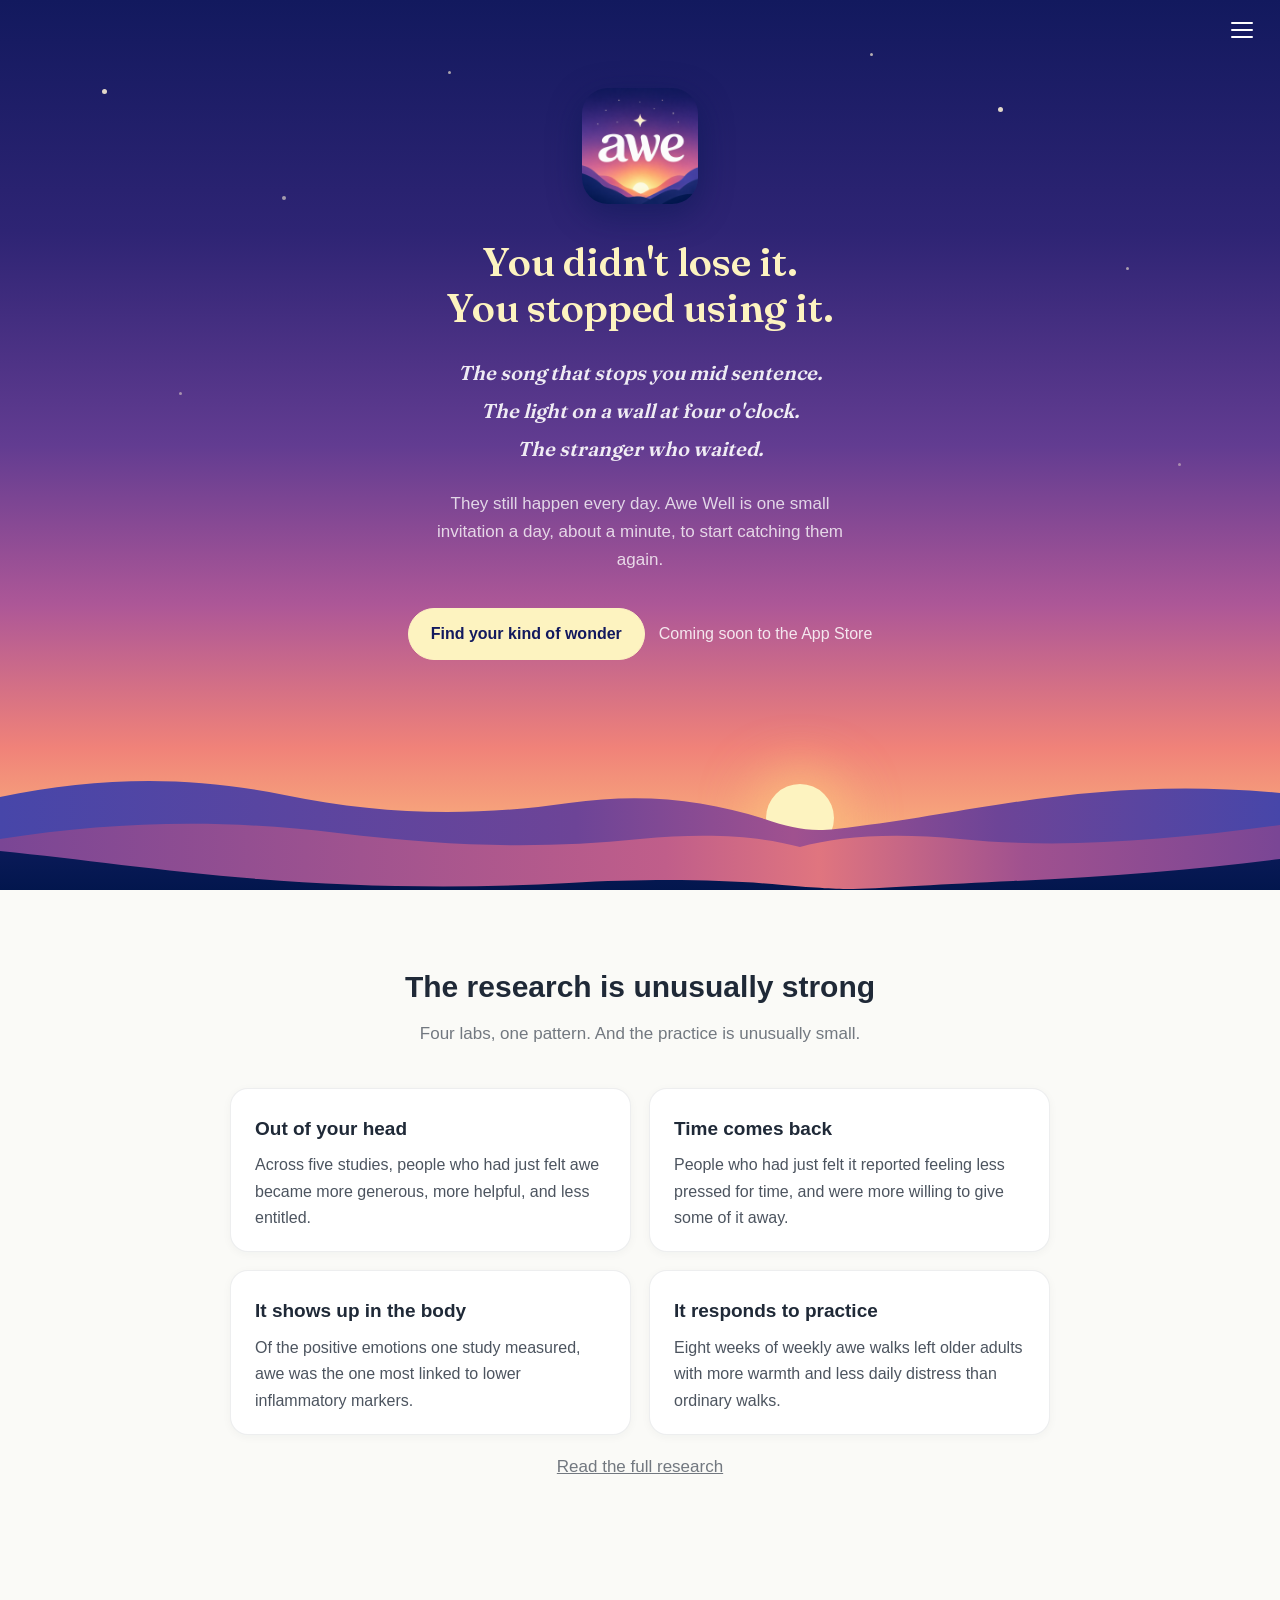
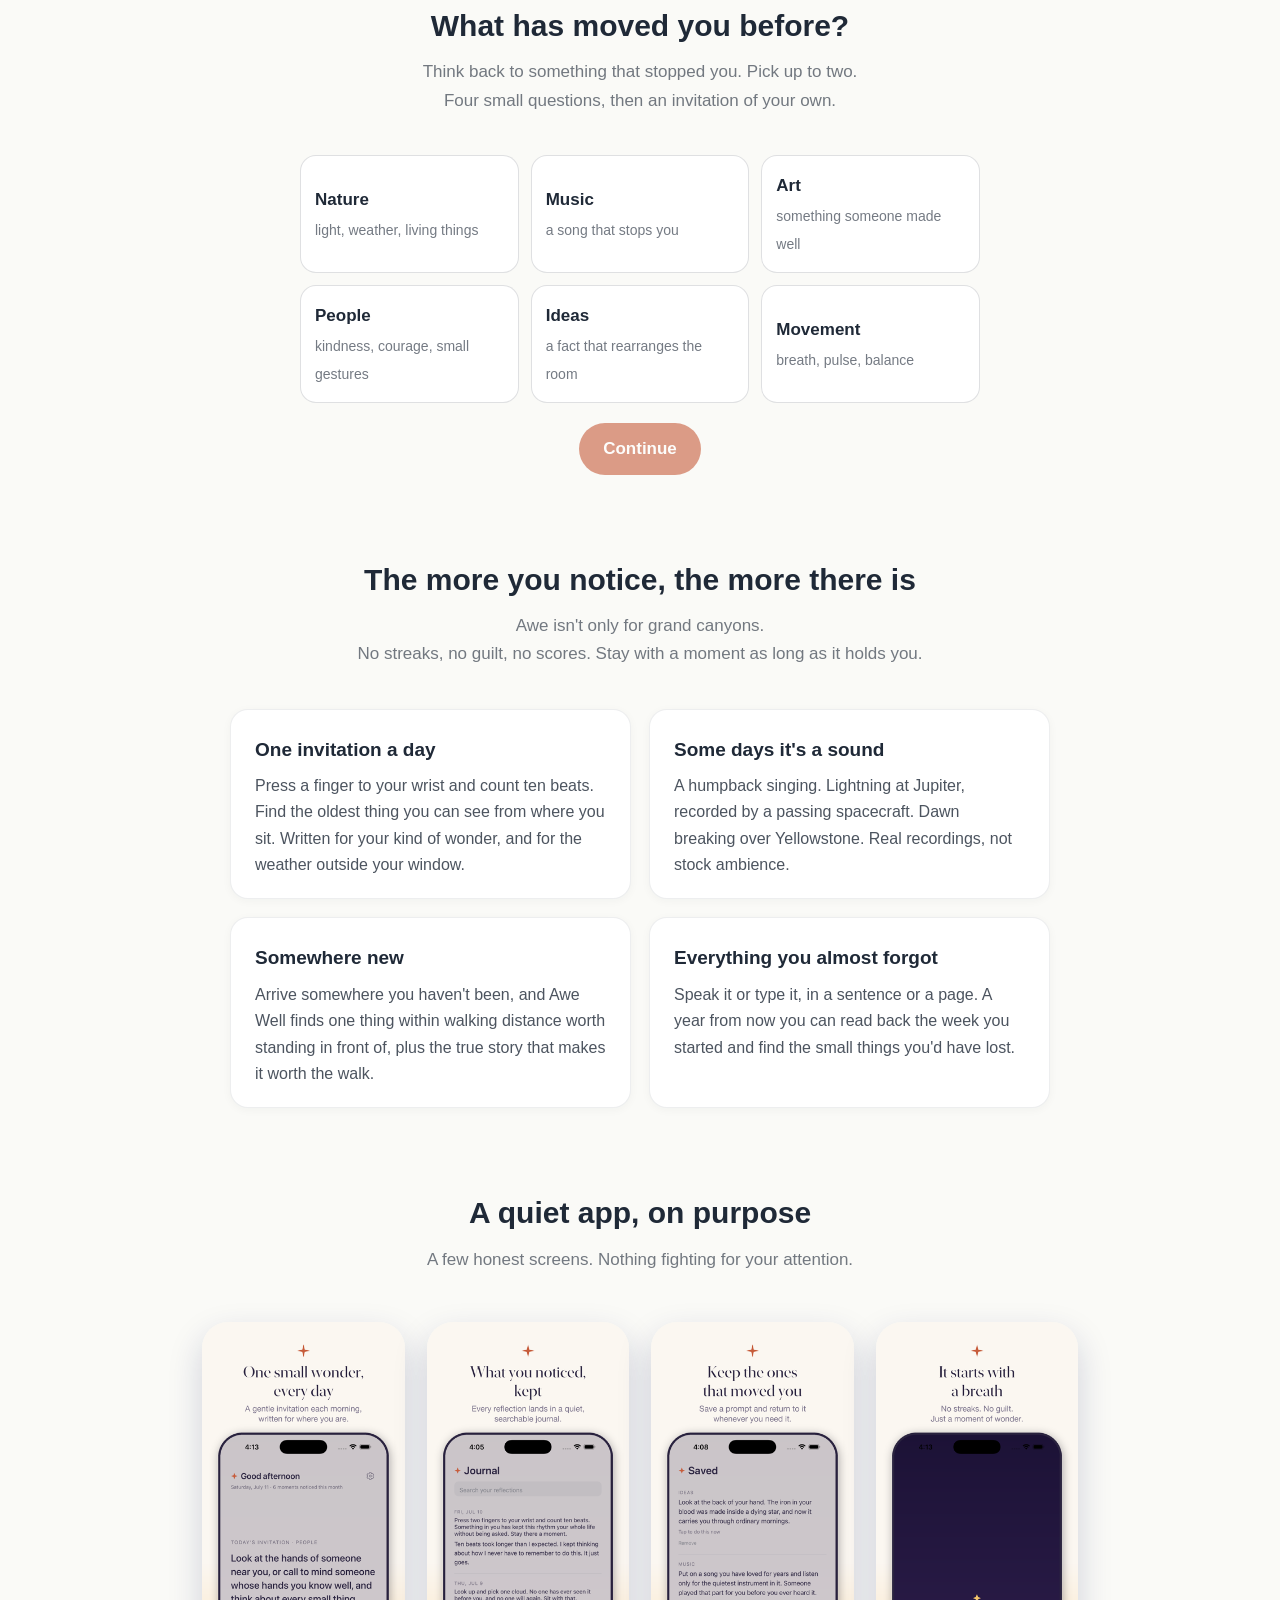
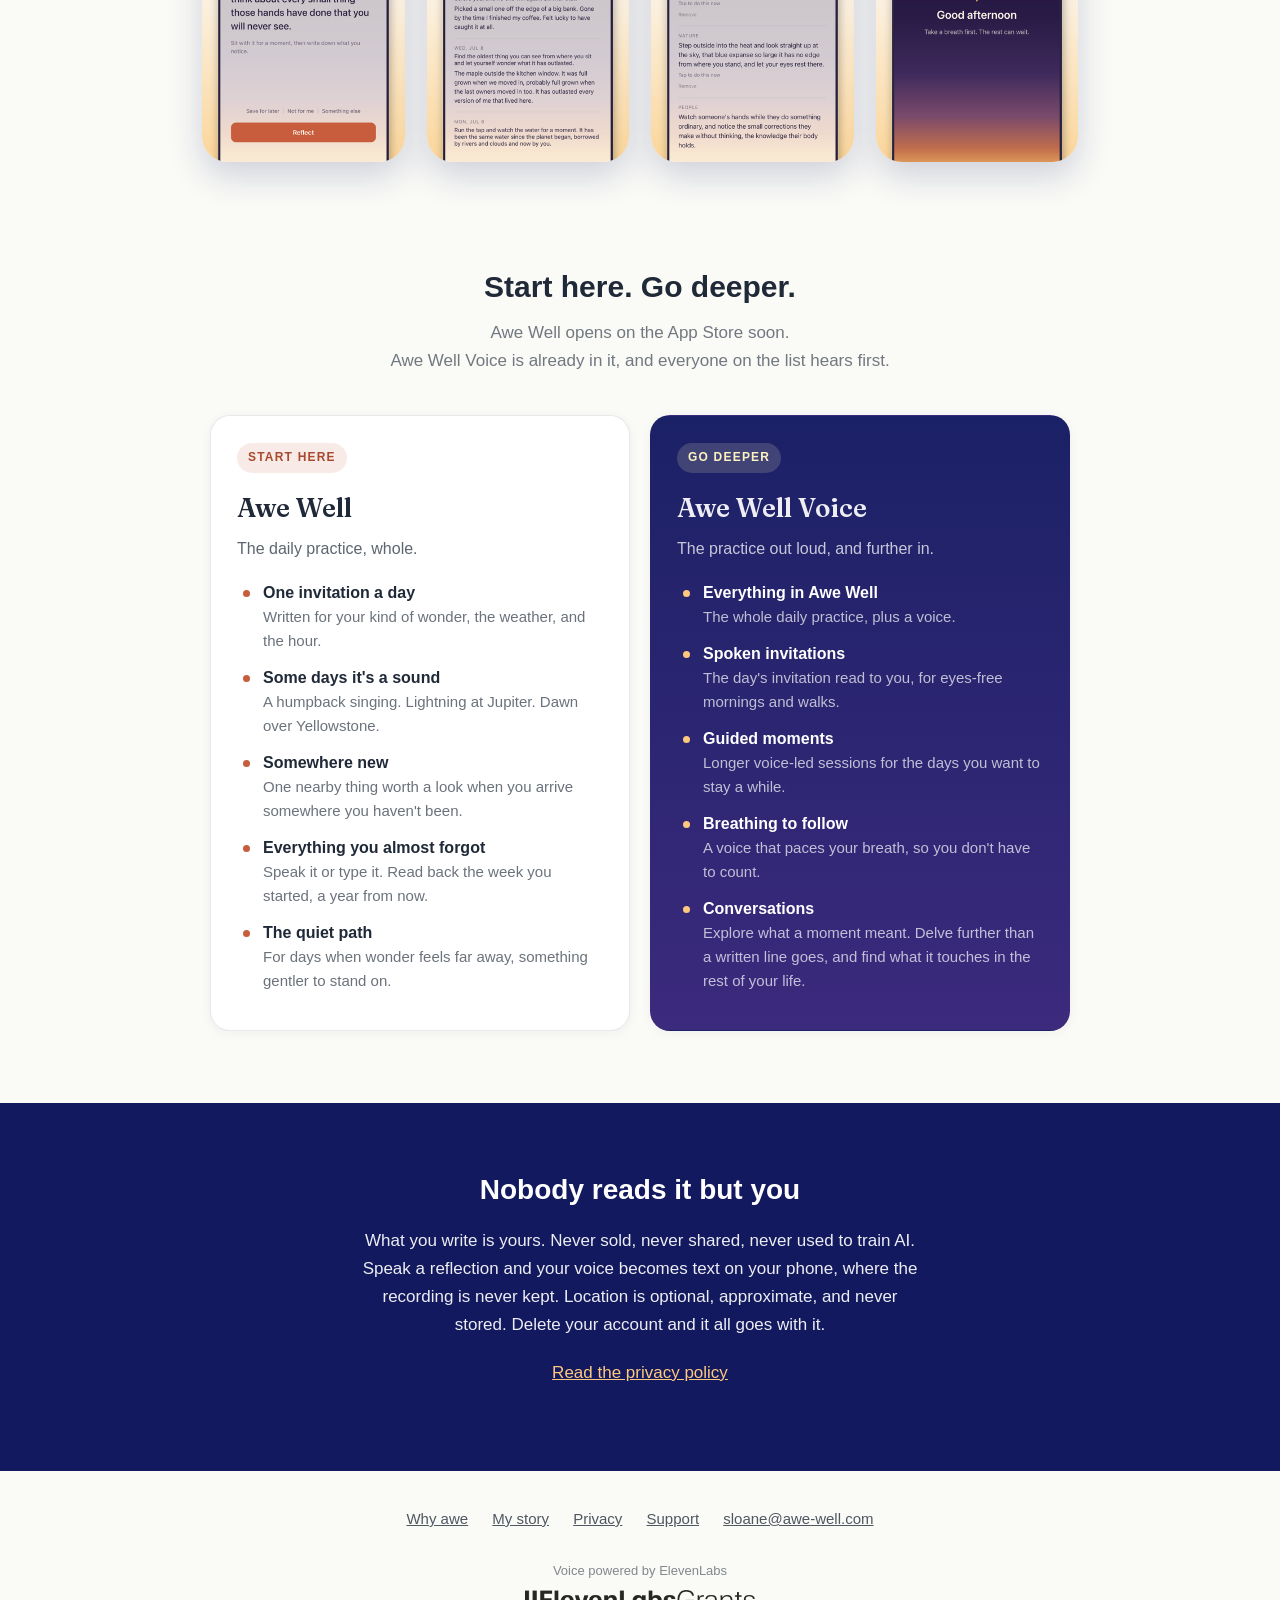
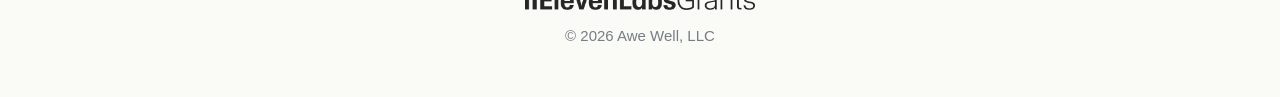
<file: index.html>
<!DOCTYPE html>
<html lang="en">
<head>
  <meta charset="utf-8" />
  <meta name="viewport" content="width=device-width, initial-scale=1" />
  <title>Awe Well · One small wonder, every day</title>
  <meta name="description" content="You used to be moved more often. The capacity didn't go anywhere; life just got loud. Awe Well is one small invitation a day to start catching wonder again. About a minute, most days." />
  <meta property="og:title" content="Awe Well" />
  <meta property="og:description" content="One small wonder, every day. They still happen. This is how you catch them." />
  <meta property="og:image" content="https://awe-well.com/assets/icon-512.png" />
  <meta property="og:url" content="https://awe-well.com/" />
  <link rel="icon" type="image/png" href="./assets/favicon.png" />
  <link rel="apple-touch-icon" href="./assets/apple-touch-icon.png" />
  <link rel="stylesheet" href="./assets/nav.css" />
  <style>
    :root {
      color-scheme: light;
      --ink: #1F2937;
      --paper: #FAFAF7;
      --night: #12195e;
      --navy: #02164d;
      --cream: #fdf3c0;
      --gold: #fec87e;
    }
    * { box-sizing: border-box; }
    html { scroll-behavior: smooth; }
    body {
      margin: 0;
      background: var(--paper);
      color: var(--ink);
      font: 17px/1.65 -apple-system, BlinkMacSystemFont, "Segoe UI", Roboto, Helvetica, Arial, sans-serif;
    }
    /* Self-hosted so no visitor request ever leaves for Google's servers. */
    @font-face {
      font-family: 'Fraunces';
      font-style: normal;
      font-weight: 600;
      font-display: swap;
      src: url('./assets/fraunces-600.woff2') format('woff2');
    }
    .rounded {
      font-family: ui-rounded, "SF Pro Rounded", "Arial Rounded MT Bold", -apple-system, BlinkMacSystemFont, sans-serif;
    }
    a { color: inherit; }

    /* ---------- Hero ---------- */
    .hero {
      position: relative;
      overflow: hidden;
      background: linear-gradient(180deg,
        #12195e 0%, #2e2474 26%, #623c91 50%,
        #ad5797 68%, #f08279 84%, #fec87e 100%);
      color: #fff;
      text-align: center;
      padding: 88px 24px 230px;
    }
    .hero .star {
      position: absolute;
      background: #f7ecd3;
      border-radius: 50%;
      pointer-events: none;
    }
    .hero-inner { position: relative; max-width: 640px; margin: 0 auto; }
    .app-icon {
      width: 116px; height: 116px;
      border-radius: 26px;
      box-shadow: 0 10px 34px rgba(2, 22, 77, 0.45);
    }
    /* The icon carries the wordmark, so the tagline leads as the h1. */
    .tagline {
      font-family: 'Fraunces', Georgia, 'Times New Roman', serif;
      font-weight: 600;
      font-size: 40px;
      line-height: 1.16;
      color: var(--cream);
      margin: 26px 0 22px;
      letter-spacing: 0;
      text-wrap: balance;
    }
    .hero-images {
      font-family: 'Fraunces', Georgia, 'Times New Roman', serif;
      font-size: 20px;
      font-style: italic;
      line-height: 1.9;
      color: rgba(255, 255, 255, 0.9);
      margin: 0 auto 22px;
      max-width: 560px;
    }
    .hero p.lede {
      font-size: 17px;
      color: rgba(255, 255, 255, 0.78);
      margin: 0 auto 34px;
      max-width: 440px;
    }
    .cta-row {
      display: flex;
      gap: 14px;
      justify-content: center;
      align-items: center;
      flex-wrap: wrap;
    }
    .pill {
      display: inline-block;
      padding: 12px 22px;
      border-radius: 999px;
      background: rgba(255, 255, 255, 0.14);
      border: 1px solid rgba(255, 255, 255, 0.45);
      color: #fff;
      font-weight: 600;
      font-size: 16px;
      backdrop-filter: blur(4px);
    }
    .cta-row a.quiet {
      color: rgba(255, 255, 255, 0.95);
      font-size: 16px;
    }
    .cta-row span.quiet {
      color: rgba(255, 255, 255, 0.85);
      font-size: 16px;
    }
    a.pill-solid {
      background: var(--cream);
      border-color: var(--cream);
      color: var(--night);
      text-decoration: none;
      font-weight: 700;
    }
    .hero-mountains {
      position: absolute;
      left: 0; right: 0; bottom: -1px;
      width: 100%;
      height: 190px;
      display: block;
    }
    /* The sun lives outside the stretched SVG so it stays round at any width.
       62.5% matches the valley at x=900 in the 1440-unit viewBox; the ridges
       painted after it cover its lower half. */
    .hero-sun {
      position: absolute;
      left: calc(62.5% - 34px);
      bottom: 38px;
      width: 68px; height: 68px;
      border-radius: 50%;
      background: #fdf3c0;
      box-shadow: 0 0 46px 18px rgba(254, 200, 126, 0.55);
    }

    /* ---------- Sections ---------- */
    .section { max-width: 980px; margin: 0 auto; padding: 72px 24px 8px; }
    .section h2 {
      font-size: 30px;
      margin: 0 0 8px;
      text-align: center;
    }
    .section .sub {
      text-align: center;
      color: rgba(31, 41, 55, 0.62);
      margin: 0 0 40px;
    }
    .features {
      display: grid;
      grid-template-columns: 1fr;
      gap: 18px;
      max-width: 820px;
      margin: 0 auto;
    }
    @media (min-width: 720px) {
      .features { grid-template-columns: 1fr 1fr; }
    }
    .card {
      background: #fff;
      border: 1px solid rgba(31, 41, 55, 0.08);
      border-radius: 18px;
      padding: 24px 24px 20px;
      box-shadow: 0 2px 10px rgba(31, 41, 55, 0.04);
    }
    .card h3 { margin: 0 0 8px; font-size: 19px; }
    .card p { margin: 0; color: rgba(31, 41, 55, 0.8); font-size: 16px; }

    /* ---------- Screenshots ---------- */
    .shots {
      display: flex;
      gap: 22px;
      justify-content: flex-start;
      overflow-x: auto;
      padding: 8px 24px 28px;
      max-width: 1180px;
      margin: 0 auto;
      -webkit-overflow-scrolling: touch;
    }
    .shots img {
      height: 440px;
      width: auto;
      border-radius: 26px;
      box-shadow: 0 14px 34px rgba(18, 25, 94, 0.18);
      flex: 0 0 auto;
    }
    @media (min-width: 960px) {
      .shots { justify-content: center; overflow-x: visible; }
    }

    /* ---------- Plans ---------- */
    .plans {
      display: grid;
      grid-template-columns: 1fr;
      gap: 20px;
      max-width: 860px;
      margin: 0 auto;
      /* Default stretch: both cards run the full height of the row. */
    }
    @media (min-width: 760px) {
      .plans { grid-template-columns: 1fr 1fr; }
    }
    .plan {
      background: #fff;
      border: 1px solid rgba(31, 41, 55, 0.1);
      border-radius: 20px;
      padding: 26px 26px 24px;
      box-shadow: 0 2px 12px rgba(31, 41, 55, 0.05);
    }
    .plan.next {
      background: linear-gradient(180deg, #1b2166 0%, #3c2a7d 100%);
      border-color: transparent;
      color: rgba(255, 255, 255, 0.92);
    }
    .plan-badge {
      display: inline-block;
      font-size: 12px;
      letter-spacing: 0.1em;
      text-transform: uppercase;
      font-weight: 700;
      padding: 5px 11px;
      border-radius: 999px;
      margin-bottom: 14px;
    }
    .plan .plan-badge {
      background: rgba(199, 93, 60, 0.12);
      color: #A84A2E;
    }
    .plan.next .plan-badge {
      background: rgba(253, 243, 192, 0.16);
      color: var(--cream);
    }
    .plan h3 {
      font-family: 'Fraunces', Georgia, serif;
      font-size: 26px;
      margin: 0 0 6px;
      font-weight: 600;
    }
    .plan .plan-line { margin: 0 0 18px; font-size: 16px; color: rgba(31, 41, 55, 0.72); }
    .plan.next .plan-line { color: rgba(255, 255, 255, 0.75); }
    .plan ul { list-style: none; margin: 0; padding: 0; }
    .plan li {
      position: relative;
      padding-left: 26px;
      margin-bottom: 13px;
      font-size: 16px;
      line-height: 1.5;
    }
    .plan li:before {
      content: "";
      position: absolute;
      left: 6px; top: 9px;
      width: 7px; height: 7px;
      border-radius: 50%;
      background: #C75D3C;
    }
    .plan.next li:before { background: var(--gold); }
    .plan li b { font-weight: 600; display: block; }
    .plan.next li b { color: #fff; }
    .plan li span { color: rgba(31, 41, 55, 0.66); font-size: 15px; }
    .plan.next li span { color: rgba(255, 255, 255, 0.7); }

    /* ---------- Privacy band ---------- */
    .privacy-band {
      background: var(--night);
      color: rgba(255, 255, 255, 0.92);
      text-align: center;
      padding: 64px 24px;
      margin-top: 64px;
    }
    .privacy-band h2 { color: #fff; font-size: 28px; margin: 0 0 14px; }
    .privacy-band p { max-width: 560px; margin: 0 auto 20px; }
    .privacy-band a { color: var(--gold); }

    /* ---------- Footer ---------- */
    footer {
      text-align: center;
      padding: 36px 24px 48px;
      color: rgba(31, 41, 55, 0.6);
      font-size: 15px;
    }
    footer nav { margin-bottom: 10px; }
    footer nav a { margin: 0 10px; color: rgba(31, 41, 55, 0.78); }
    /* Grant condition: display the ElevenLabs Grants logo, linking back.
       Self-hosted copy of their badge, keeping the site's no-third-party
       -requests rule; the link back is what the condition requires. */
    .voice-credit { margin: 26px 0 14px; }
    .voice-credit a { display: inline-block; text-decoration: none; }
    .voice-credit .vc-line {
      display: block;
      font-size: 13px;
      color: rgba(31, 41, 55, 0.55);
      margin-bottom: 9px;
    }
    .voice-credit img { display: block; margin: 0 auto; opacity: 0.85; }

    /* ---------- Try one now: quiz, invitation, waitlist ---------- */
    .chips {
      display: grid;
      grid-template-columns: repeat(2, 1fr);
      gap: 12px;
      max-width: 680px;
      margin: 0 auto;
    }
    @media (min-width: 720px) {
      .chips { grid-template-columns: repeat(3, 1fr); }
    }
    .chip {
      background: #fff;
      border: 1px solid rgba(31, 41, 55, 0.14);
      border-radius: 16px;
      padding: 16px 14px 14px;
      cursor: pointer;
      text-align: left;
      font: inherit;
      color: inherit;
      transition: border-color 0.15s, box-shadow 0.15s;
    }
    .chip strong { display: block; font-size: 17px; margin-bottom: 2px; }
    .chip span { color: rgba(31, 41, 55, 0.62); font-size: 14px; line-height: 1.4; }
    .chip[aria-pressed="true"] {
      border-color: #C75D3C;
      box-shadow: 0 0 0 2px rgba(199, 93, 60, 0.25);
    }
    .invite-wrap { max-width: 680px; margin: 26px auto 0; display: none; }
    .invite-card {
      background: #FBF7F1;
      border: 1px solid rgba(43, 36, 64, 0.1);
      border-radius: 20px;
      padding: 28px 28px 24px;
      box-shadow: 0 10px 30px rgba(18, 25, 94, 0.08);
      color: #2B2440;
    }
    .invite-label {
      font-size: 12px;
      letter-spacing: 0.12em;
      text-transform: uppercase;
      color: #C75D3C;
      font-weight: 700;
      margin: 0 0 12px;
    }
    .invite-text { font-size: 20px; line-height: 1.55; margin: 0; }
    .invite-after {
      text-align: center;
      color: rgba(31, 41, 55, 0.62);
      font-size: 15px;
      margin: 14px 0 0;
    }
    .join { margin: 34px auto 0; max-width: 680px; text-align: center; }
    .join h3 { font-size: 20px; margin: 0 0 4px; }
    .join p.why { color: rgba(31, 41, 55, 0.7); margin: 0 0 16px; font-size: 16px; }
    .join-form { display: flex; gap: 10px; justify-content: center; flex-wrap: wrap; }
    .join input[type="email"] {
      flex: 1 1 240px;
      max-width: 340px;
      padding: 12px 16px;
      font: inherit;
      border-radius: 999px;
      border: 1px solid rgba(31, 41, 55, 0.2);
      background: #fff;
    }
    .btn {
      background: #C75D3C;
      color: #fff;
      border: none;
      border-radius: 999px;
      padding: 12px 24px;
      font: inherit;
      font-weight: 600;
      cursor: pointer;
    }
    .btn:disabled { opacity: 0.6; cursor: default; }
    .fine { font-size: 13px; color: rgba(31, 41, 55, 0.55); margin-top: 10px; }
    .join-msg { margin-top: 12px; font-size: 16px; }
    .hp { position: absolute; left: -9999px; opacity: 0; height: 0; overflow: hidden; }
    .qlist {
      display: grid;
      grid-template-columns: 1fr;
      gap: 12px;
      max-width: 480px;
      margin: 0 auto;
    }
    .qlist .chip { text-align: center; }
    .qfoot {
      display: flex;
      justify-content: center;
      align-items: center;
      gap: 18px;
      margin-top: 20px;
    }
    .linkbtn {
      background: none;
      border: none;
      font: inherit;
      font-size: 15px;
      color: rgba(31, 41, 55, 0.6);
      cursor: pointer;
      text-decoration: underline;
      padding: 6px;
    }
    .result-lede {
      font-size: 18px;
      line-height: 1.6;
      text-align: center;
      max-width: 600px;
      margin: 0 auto 24px;
      color: rgba(31, 41, 55, 0.85);
    }
    .quiz { max-width: 680px; margin: 0 auto; }
    .progress {
      text-align: center;
      color: rgba(31, 41, 55, 0.5);
      font-size: 14px;
      margin: 0 0 18px;
    }
    .qstep { display: none; }
    .qstep.active { display: block; }
    .qtitle { font-size: 21px; text-align: center; margin: 0 0 18px; font-weight: 600; }
    .opts { display: flex; flex-direction: column; gap: 10px; max-width: 480px; margin: 0 auto; }
    .opt {
      background: #fff;
      border: 1px solid rgba(31, 41, 55, 0.14);
      border-radius: 14px;
      padding: 14px 18px;
      font: inherit;
      font-size: 16px;
      color: inherit;
      cursor: pointer;
      text-align: left;
      transition: border-color 0.15s, box-shadow 0.15s;
    }
    .opt:hover { border-color: rgba(199, 93, 60, 0.55); }
    .qback { text-align: center; margin: 18px 0 0; }
    .qback a { color: rgba(31, 41, 55, 0.55); font-size: 14px; }
    .result { display: none; max-width: 680px; margin: 0 auto; }
    .profile-card {
      background: #fff;
      border: 1px solid rgba(31, 41, 55, 0.08);
      border-radius: 18px;
      padding: 24px 26px 22px;
      box-shadow: 0 2px 10px rgba(31, 41, 55, 0.04);
      margin-bottom: 18px;
    }
    .profile-card h3 { margin: 0 0 8px; font-size: 20px; }
    .profile-card p { margin: 0; color: rgba(31, 41, 55, 0.8); }
    .restart { text-align: center; margin-top: 18px; }
    .restart a { color: rgba(31, 41, 55, 0.5); font-size: 14px; }

    @media (max-width: 560px) {
      .hero { padding-top: 64px; padding-bottom: 190px; }
      .tagline { font-size: 29px; }
      .app-icon { width: 100px; height: 100px; }
      .shots img { height: 360px; }
      .invite-text { font-size: 18px; }
    }
  </style>
  <!-- Privacy-friendly analytics by Plausible: cookieless, aggregate only,
       marketing site only. The app and the journal carry no such script. -->
  <script async src="https://plausible.io/js/pa-cO6MNz9UzXMNSxGT1dzLt.js"></script>
  <script>
    window.plausible=window.plausible||function(){(plausible.q=plausible.q||[]).push(arguments)},plausible.init=plausible.init||function(i){plausible.o=i||{}};
    plausible.init()
  </script>
</head>
<body>

  <header class="hero">
    <span class="star" style="left:8%;  top:10%; width:5px; height:5px; opacity:.9;"></span>
    <span class="star" style="left:22%; top:22%; width:4px; height:4px; opacity:.6;"></span>
    <span class="star" style="left:14%; top:44%; width:3px; height:3px; opacity:.5;"></span>
    <span class="star" style="left:78%; top:12%; width:5px; height:5px; opacity:.9;"></span>
    <span class="star" style="left:88%; top:30%; width:3px; height:3px; opacity:.6;"></span>
    <span class="star" style="left:68%; top:6%;  width:3px; height:3px; opacity:.7;"></span>
    <span class="star" style="left:35%; top:8%;  width:3px; height:3px; opacity:.65;"></span>
    <span class="star" style="left:92%; top:52%; width:3px; height:3px; opacity:.45;"></span>

    <div class="hero-inner">
      <img class="app-icon" src="./assets/icon-512.png" alt="Awe Well" width="116" height="116" />
      <h1 class="tagline">You didn't lose it.<br/>You stopped using it.</h1>
      <p class="hero-images">
        The song that stops you mid sentence.<br/>
        The light on a wall at four o'clock.<br/>
        The stranger who waited.
      </p>
      <p class="lede">
        They still happen every day. Awe Well is one small invitation a day,
        about a minute, to start catching them again.
      </p>
      <div class="cta-row">
        <a class="pill pill-solid" href="#try">Find your kind of wonder</a>
        <span class="quiet">Coming soon to the App Store</span>
      </div>
    </div>

    <div class="hero-sun" aria-hidden="true"></div>
    <svg class="hero-mountains" viewBox="0 0 1440 190" preserveAspectRatio="none" xmlns="http://www.w3.org/2000/svg" aria-hidden="true">
      <defs>
        <linearGradient id="mBack" x1="0" y1="0" x2="1" y2="0">
          <stop offset="0%"  stop-color="#4746a9"/>
          <stop offset="45%" stop-color="#6d4497"/>
          <stop offset="62%" stop-color="#a0518f"/>
          <stop offset="78%" stop-color="#6d4497"/>
          <stop offset="100%" stop-color="#4746a9"/>
        </linearGradient>
        <linearGradient id="mMid" x1="0" y1="0" x2="1" y2="0">
          <stop offset="0%"  stop-color="#7a4695"/>
          <stop offset="52%" stop-color="#c05e8a"/>
          <stop offset="64%" stop-color="#e0757f"/>
          <stop offset="80%" stop-color="#a0518f"/>
          <stop offset="100%" stop-color="#7a4695"/>
        </linearGradient>
        <linearGradient id="mFront" x1="0" y1="0" x2="0" y2="1">
          <stop offset="0%"  stop-color="#0a1a58"/>
          <stop offset="100%" stop-color="#02164d"/>
        </linearGradient>
      </defs>
      <path fill="url(#mBack)" d="M 0,96 C 110,76 210,74 320,94 C 430,114 530,116 640,102 C 720,92 790,98 860,118 C 890,127 910,131 940,128 C 1010,121 1060,112 1120,104 C 1220,90 1320,82 1440,92 L 1440,190 L 0,190 Z"/>
      <path fill="url(#mMid)" d="M 0,190 L 0,138 C 130,120 250,118 380,132 C 510,146 610,148 720,138 C 800,131 860,136 900,146 C 940,136 1000,131 1080,138 C 1190,148 1310,140 1440,124 L 1440,190 Z"/>
      <path fill="url(#mFront)" d="M 0,190 L 0,150 C 90,158 180,170 290,178 C 400,186 520,188 640,182 C 740,177 820,179 880,184 C 920,187 940,188 960,188 C 1000,187 1060,183 1140,180 C 1250,176 1350,168 1440,158 L 1440,190 Z"/>
    </svg>
  </header>

  <main>
    <section class="section" id="research">
      <h2>The research is unusually strong</h2>
      <p class="sub">Four labs, one pattern. And the practice is unusually small.</p>
      <div class="features">
        <div class="card">
          <h3>Out of your head</h3>
          <p>
            Across five studies, people who had just felt awe became more
            generous, more helpful, and less entitled.
          </p>
        </div>
        <div class="card">
          <h3>Time comes back</h3>
          <p>
            People who had just felt it reported feeling less pressed for
            time, and were more willing to give some of it away.
          </p>
        </div>
        <div class="card">
          <h3>It shows up in the body</h3>
          <p>
            Of the positive emotions one study measured, awe was the one most
            linked to lower inflammatory markers.
          </p>
        </div>
        <div class="card">
          <h3>It responds to practice</h3>
          <p>
            Eight weeks of weekly awe walks left older adults with more
            warmth and less daily distress than ordinary walks.
          </p>
        </div>
      </div>
      <p class="sub" style="margin-top: 18px;"><a href="./why-awe.html">Read the full research</a></p>
    </section>

    <section class="section" id="try">
      <h2 id="quizHeading">What has moved you before?</h2>
      <p class="sub" id="quizSub">Think back to something that stopped you. Pick up to two.<br/>Four small questions, then an invitation of your own.</p>

      <div id="quizSteps">
        <div id="stepSources">
          <div class="chips" role="group" aria-label="Pick your kinds of wonder">
            <button class="chip" type="button" data-source="nature" aria-pressed="false">
              <strong>Nature</strong>
              <span>light, weather, living things</span>
            </button>
            <button class="chip" type="button" data-source="music" aria-pressed="false">
              <strong>Music</strong>
              <span>a song that stops you</span>
            </button>
            <button class="chip" type="button" data-source="art" aria-pressed="false">
              <strong>Art</strong>
              <span>something someone made well</span>
            </button>
            <button class="chip" type="button" data-source="people" aria-pressed="false">
              <strong>People</strong>
              <span>kindness, courage, small gestures</span>
            </button>
            <button class="chip" type="button" data-source="ideas" aria-pressed="false">
              <strong>Ideas</strong>
              <span>a fact that rearranges the room</span>
            </button>
            <button class="chip" type="button" data-source="movement" aria-pressed="false">
              <strong>Movement</strong>
              <span>breath, pulse, balance</span>
            </button>
          </div>
          <div class="qfoot">
            <button class="btn" type="button" id="sourcesNext" disabled>Continue</button>
          </div>
        </div>

        <div id="stepChoice" style="display: none;">
          <div class="qlist" id="choiceList"></div>
          <div class="qfoot">
            <button class="linkbtn" type="button" id="choiceBack">Back</button>
          </div>
        </div>
      </div>

      <div class="invite-wrap" id="resultWrap">
        <p class="result-lede" id="resultLede"></p>
        <div class="invite-card">
          <p class="invite-label">An invitation, in your kind of wonder</p>
          <p class="invite-text" id="inviteText"></p>
        </div>
        <p class="invite-after">In the app, one arrives each morning, written for you.<br/>Some days it arrives as a sound. Some days it points you somewhere new.</p>

        <div class="join">
          <h3>Be first through the door</h3>
          <p class="why">Awe Well opens on the App Store soon. Leave your email and I'll hold onto your answers, so day one already fits you.</p>
          <form class="join-form" id="joinForm" novalidate>
            <label class="hp" aria-hidden="true">Leave this empty
              <input type="text" name="website" tabindex="-1" autocomplete="off" />
            </label>
            <label class="hp" for="joinEmail">Email address</label>
            <input type="email" id="joinEmail" name="email" placeholder="you@example.com" autocomplete="email" required />
            <button class="btn" type="submit" id="joinBtn">Tell me when it opens</button>
          </form>
          <p class="join-msg" id="joinMsg" role="status"></p>
          <p class="fine">Launch news only. Never sold, never shared.</p>
        </div>
      </div>
    </section>

    <section class="section">
      <h2>The more you notice, the more there is</h2>
      <p class="sub">Awe isn't only for grand canyons.<br/>No streaks, no guilt, no scores. Stay with a moment as long as it holds you.</p>
      <div class="features">
        <div class="card">
          <h3>One invitation a day</h3>
          <p>
            Press a finger to your wrist and count ten beats. Find the oldest
            thing you can see from where you sit. Written for your kind of
            wonder, and for the weather outside your window.
          </p>
        </div>
        <div class="card">
          <h3>Some days it's a sound</h3>
          <p>
            A humpback singing. Lightning at Jupiter, recorded by a passing
            spacecraft. Dawn breaking over Yellowstone. Real recordings, not
            stock ambience.
          </p>
        </div>
        <div class="card">
          <h3>Somewhere new</h3>
          <p>
            Arrive somewhere you haven't been, and Awe Well finds one thing
            within walking distance worth standing in front of, plus the true
            story that makes it worth the walk.
          </p>
        </div>
        <div class="card">
          <h3>Everything you almost forgot</h3>
          <p>
            Speak it or type it, in a sentence or a page. A year from now you
            can read back the week you started and find the small things you'd
            have lost.
          </p>
        </div>
      </div>
    </section>

    <section class="section" style="padding-bottom: 0;">
      <h2>A quiet app, on purpose</h2>
      <p class="sub">A few honest screens. Nothing fighting for your attention.</p>
    </section>
    <div class="shots">
      <img src="./assets/01-today.png" alt="Today screen with the day's invitation" loading="lazy" />
      <img src="./assets/02-journal.png" alt="Journal of past reflections" loading="lazy" />
      <img src="./assets/03-saved.png" alt="Saved invitations" loading="lazy" />
      <img src="./assets/04-welcome-a.png" alt="Welcome screen: It starts with a breath" loading="lazy" />
    </div>

    <section class="section" id="plans">
      <h2>Start here. Go deeper.</h2>
      <p class="sub">Awe Well opens on the App Store soon.<br/>Awe Well Voice is already in it, and everyone on the list hears first.</p>
      <div class="plans">

        <div class="plan">
          <span class="plan-badge">Start here</span>
          <h3>Awe Well</h3>
          <p class="plan-line">The daily practice, whole.</p>
          <ul>
            <li><b>One invitation a day</b><span>Written for your kind of wonder, the weather, and the hour.</span></li>
            <li><b>Some days it's a sound</b><span>A humpback singing. Lightning at Jupiter. Dawn over Yellowstone.</span></li>
            <li><b>Somewhere new</b><span>One nearby thing worth a look when you arrive somewhere you haven't been.</span></li>
            <li><b>Everything you almost forgot</b><span>Speak it or type it. Read back the week you started, a year from now.</span></li>
            <li><b>The quiet path</b><span>For days when wonder feels far away, something gentler to stand on.</span></li>
          </ul>
        </div>

        <div class="plan next">
          <span class="plan-badge">Go deeper</span>
          <h3>Awe Well Voice</h3>
          <p class="plan-line">The practice out loud, and further in.</p>
          <ul>
            <li><b>Everything in Awe Well</b><span>The whole daily practice, plus a voice.</span></li>
            <li><b>Spoken invitations</b><span>The day's invitation read to you, for eyes-free mornings and walks.</span></li>
            <li><b>Guided moments</b><span>Longer voice-led sessions for the days you want to stay a while.</span></li>
            <li><b>Breathing to follow</b><span>A voice that paces your breath, so you don't have to count.</span></li>
            <li><b>Conversations</b><span>Explore what a moment meant. Delve further than a written line goes, and find what it touches in the rest of your life.</span></li>
          </ul>
        </div>

      </div>
    </section>

    <section class="privacy-band">
      <h2>Nobody reads it but you</h2>
      <p>
        What you write is yours. Never sold, never shared, never used to train
        AI. Speak a reflection and your voice becomes text on your phone, where
        the recording is never kept. Location is optional, approximate, and
        never stored. Delete your account and it all goes with it.
      </p>
      <p><a href="./privacy.html">Read the privacy policy</a></p>
    </section>
  </main>

  <footer>
    <nav>
      <a href="./why-awe.html">Why awe</a>
      <a href="./story.html">My story</a>
      <a href="./privacy.html">Privacy</a>
      <a href="./support.html">Support</a>
      <a href="mailto:sloane@awe-well.com">sloane@awe-well.com</a>
    </nav>
    <div class="voice-credit">
      <a href="https://elevenlabs.io/startup-grants">
        <span class="vc-line">Voice powered by ElevenLabs</span>
        <img src="./assets/elevenlabs-grants.webp" alt="ElevenLabs Grants" width="230" height="20" loading="lazy" />
      </a>
    </div>
    <div>&copy; 2026 Awe Well, LLC</div>
  </footer>

  <script>
    // One fixed sample invitation per source. The sample is a taste on
    // purpose: the daily arrivals live in the app.
    //
    // These six must be CONTEXT-FREE. The app knows the weather, the hour,
    // and (with permission) roughly where you are, so it can safely offer
    // "watch the sky" or "step outside". The web knows none of that, so a
    // sample must work for a windowless office at midnight and a park bench
    // at noon alike: nothing needed but the person and what is already
    // within reach. No sky, no window, no weather, no props, no speakers,
    // and nothing that assumes standing or walking.
    var SAMPLES = {
      nature: "Take one slow breath and consider that this same air has moved through oceans, forests, and the lungs of people you will never meet, and let it go gently.",
      music: "Bring to mind a song you know completely and let it play in your head, noticing that your memory holds every instrument without being asked, and stay with it.",
      art: "Pick up the nearest man-made object and find one decision in it someone made well, a curve or a seam or a weight, and thank them silently.",
      people: "Think of the person who taught you to read, whoever it was, and consider that every word you have ever read passed through that gift, and thank them silently.",
      ideas: "Hold up your thumb and consider that its exact print has never existed before you and never will again, and study the one-time-only pattern.",
      movement: "Without looking, touch your nose with one finger, first try, and appreciate the invisible map your body keeps of itself."
    };

    var QUESTIONS = [
      {
        key: 'last_caught',
        heading: 'When did that last happen?',
        options: [
          ['week', 'This week'],
          ['month', 'Sometime in the last month'],
          ['longtime', "Honestly, I can't remember"],
          ['often', "All the time, I'm lucky"]
        ]
      },
      {
        key: 'most_days',
        heading: 'Where are you, most days?',
        options: [
          ['desk', 'At a desk, indoors'],
          ['moving', 'Out and moving'],
          ['people', 'With people, all day'],
          ['varies', 'It varies a lot']
        ]
      },
      {
        key: 'best_time',
        heading: 'When should it find you?',
        options: [
          ['morning', 'First thing in the morning'],
          ['midday', 'Somewhere in the middle'],
          ['evening', 'At the end of the day']
        ]
      }
    ];

    var RECENCY_LINE = {
      week: "It's close to the surface for you already. A daily practice keeps it there.",
      month: "It visits, then it slips away. A daily practice shortens the gaps.",
      longtime: "It's been a while. That's more common than anyone admits, and it's exactly what a quiet daily practice is for.",
      often: "It finds you easily. A daily practice gives it somewhere to land."
    };
    var SETTING_CLAUSE = {
      desk: 'one you can do right where you sit',
      moving: 'one that can meet you on the move',
      people: 'one that can start with whoever is around you',
      varies: 'one that can change shape with your day'
    };
    var TIME_CLAUSE = {
      morning: 'first thing in the morning',
      midday: 'in the middle of the day',
      evening: 'at the end of the day'
    };

    var SUPABASE_URL = 'https://flhnxekpcvebjzhjvlsu.supabase.co';
    var SUPABASE_KEY = 'sb_publishable_fkWD7iVtNQedsjHUSddfPw_h1WGUpyc';

    var quizHeading = document.getElementById('quizHeading');
    var quizSub = document.getElementById('quizSub');
    var quizSteps = document.getElementById('quizSteps');
    var stepSources = document.getElementById('stepSources');
    var stepChoice = document.getElementById('stepChoice');
    var choiceList = document.getElementById('choiceList');
    var choiceBack = document.getElementById('choiceBack');
    var sourcesNext = document.getElementById('sourcesNext');
    var resultWrap = document.getElementById('resultWrap');
    var resultLede = document.getElementById('resultLede');
    var inviteText = document.getElementById('inviteText');
    var joinForm = document.getElementById('joinForm');
    var joinEmail = document.getElementById('joinEmail');
    var joinBtn = document.getElementById('joinBtn');
    var joinMsg = document.getElementById('joinMsg');

    var answers = { sources: [], last_caught: null, most_days: null, best_time: null };
    var qIndex = -1; // -1 is the sources step

    // Three funnel moments for Plausible, and only these: first quiz touch,
    // quiz completed, waitlist joined. Aggregate counts, no properties, no
    // answers ride along. The stub in <head> queues safely if the script
    // has not loaded, and does nothing at all if it is blocked.
    var quizStartFired = false;
    function goal(name) {
      if (window.plausible) window.plausible(name);
    }

    var chips = document.querySelectorAll('#stepSources .chip');
    chips.forEach(function (chip) {
      chip.addEventListener('click', function () {
        if (!quizStartFired) {
          quizStartFired = true;
          goal('Quiz Started');
        }
        var src = chip.dataset.source;
        var at = answers.sources.indexOf(src);
        if (at >= 0) {
          answers.sources.splice(at, 1);
          chip.setAttribute('aria-pressed', 'false');
        } else {
          answers.sources.push(src);
          chip.setAttribute('aria-pressed', 'true');
          if (answers.sources.length > 2) {
            var dropped = answers.sources.shift();
            chips.forEach(function (c) {
              if (c.dataset.source === dropped) c.setAttribute('aria-pressed', 'false');
            });
          }
        }
        sourcesNext.disabled = answers.sources.length === 0;
      });
    });

    sourcesNext.addEventListener('click', function () { showQuestion(0); });

    function showQuestion(i) {
      qIndex = i;
      var q = QUESTIONS[i];
      quizHeading.textContent = q.heading;
      quizSub.textContent = 'Question ' + (i + 2) + ' of 4';
      stepSources.style.display = 'none';
      stepChoice.style.display = 'block';
      choiceList.innerHTML = '';
      q.options.forEach(function (opt) {
        var b = document.createElement('button');
        b.type = 'button';
        b.className = 'chip';
        b.innerHTML = '<strong></strong>';
        b.firstChild.textContent = opt[1];
        if (answers[q.key] === opt[0]) b.setAttribute('aria-pressed', 'true');
        b.addEventListener('click', function () {
          answers[q.key] = opt[0];
          b.setAttribute('aria-pressed', 'true');
          setTimeout(function () {
            if (qIndex + 1 < QUESTIONS.length) showQuestion(qIndex + 1);
            else showResult();
          }, 240);
        });
        choiceList.appendChild(b);
      });
    }

    choiceBack.addEventListener('click', function () {
      if (qIndex === 0) {
        qIndex = -1;
        stepChoice.style.display = 'none';
        stepSources.style.display = 'block';
        quizHeading.textContent = 'What has moved you before?';
        quizSub.innerHTML = 'Think back to something that stopped you. Pick up to two.<br/>Four small questions, then an invitation of your own.';
      } else {
        showQuestion(qIndex - 1);
      }
    });

    function sourceList() {
      var s = answers.sources;
      return s.length === 2 ? s[0] + ' and ' + s[1] : s[0];
    }

    function showResult() {
      goal('Quiz Completed');
      quizSteps.style.display = 'none';
      quizHeading.textContent = 'Your kind of wonder';
      quizSub.textContent = '';
      resultLede.textContent =
        'Your wonder leans toward ' + sourceList() + '. ' +
        RECENCY_LINE[answers.last_caught] + ' ' +
        'The app would bring you one small invitation ' +
        TIME_CLAUSE[answers.best_time] + ', ' +
        SETTING_CLAUSE[answers.most_days] + '.';
      inviteText.textContent = SAMPLES[answers.sources[0]];
      resultWrap.style.display = 'block';
      resultWrap.scrollIntoView({ behavior: 'smooth', block: 'nearest' });
    }

    joinForm.addEventListener('submit', function (e) {
      e.preventDefault();
      var honeypot = joinForm.elements.website.value;
      var email = joinEmail.value.trim();
      if (honeypot) { // a bot filled the invisible field; pretend and stop
        joinMsg.textContent = "You're on the list.";
        return;
      }
      if (!/^[^@\s]+@[^@\s]+\.[^@\s]+$/.test(email)) {
        joinMsg.textContent = 'That email does not look complete. One more try?';
        return;
      }
      joinBtn.disabled = true;
      joinMsg.textContent = '';
      fetch(SUPABASE_URL + '/rest/v1/waitlist', {
        method: 'POST',
        headers: {
          apikey: SUPABASE_KEY,
          'Content-Type': 'application/json',
          Prefer: 'return=minimal'
        },
        body: JSON.stringify({
          email: email,
          wonder_source: answers.sources[0] || null,
          quiz: answers
        })
      }).then(function (res) {
        if (res.status === 201) {
          goal('Waitlist Signup');
          joinForm.style.display = 'none';
          joinMsg.textContent = "You're on the list. When the door opens, you'll hear first.";
        } else if (res.status === 409) {
          joinForm.style.display = 'none';
          joinMsg.textContent = "You're already on the list. Good.";
        } else {
          joinBtn.disabled = false;
          joinMsg.textContent = "That didn't go through. Try again in a moment, or email sloane@awe-well.com and I'll add you.";
        }
      }).catch(function () {
        joinBtn.disabled = false;
        joinMsg.textContent = "That didn't go through. Try again in a moment, or email sloane@awe-well.com and I'll add you.";
      });
    });
  </script>

  <script src="./assets/nav.js" defer></script>
</body>
</html>
</file>
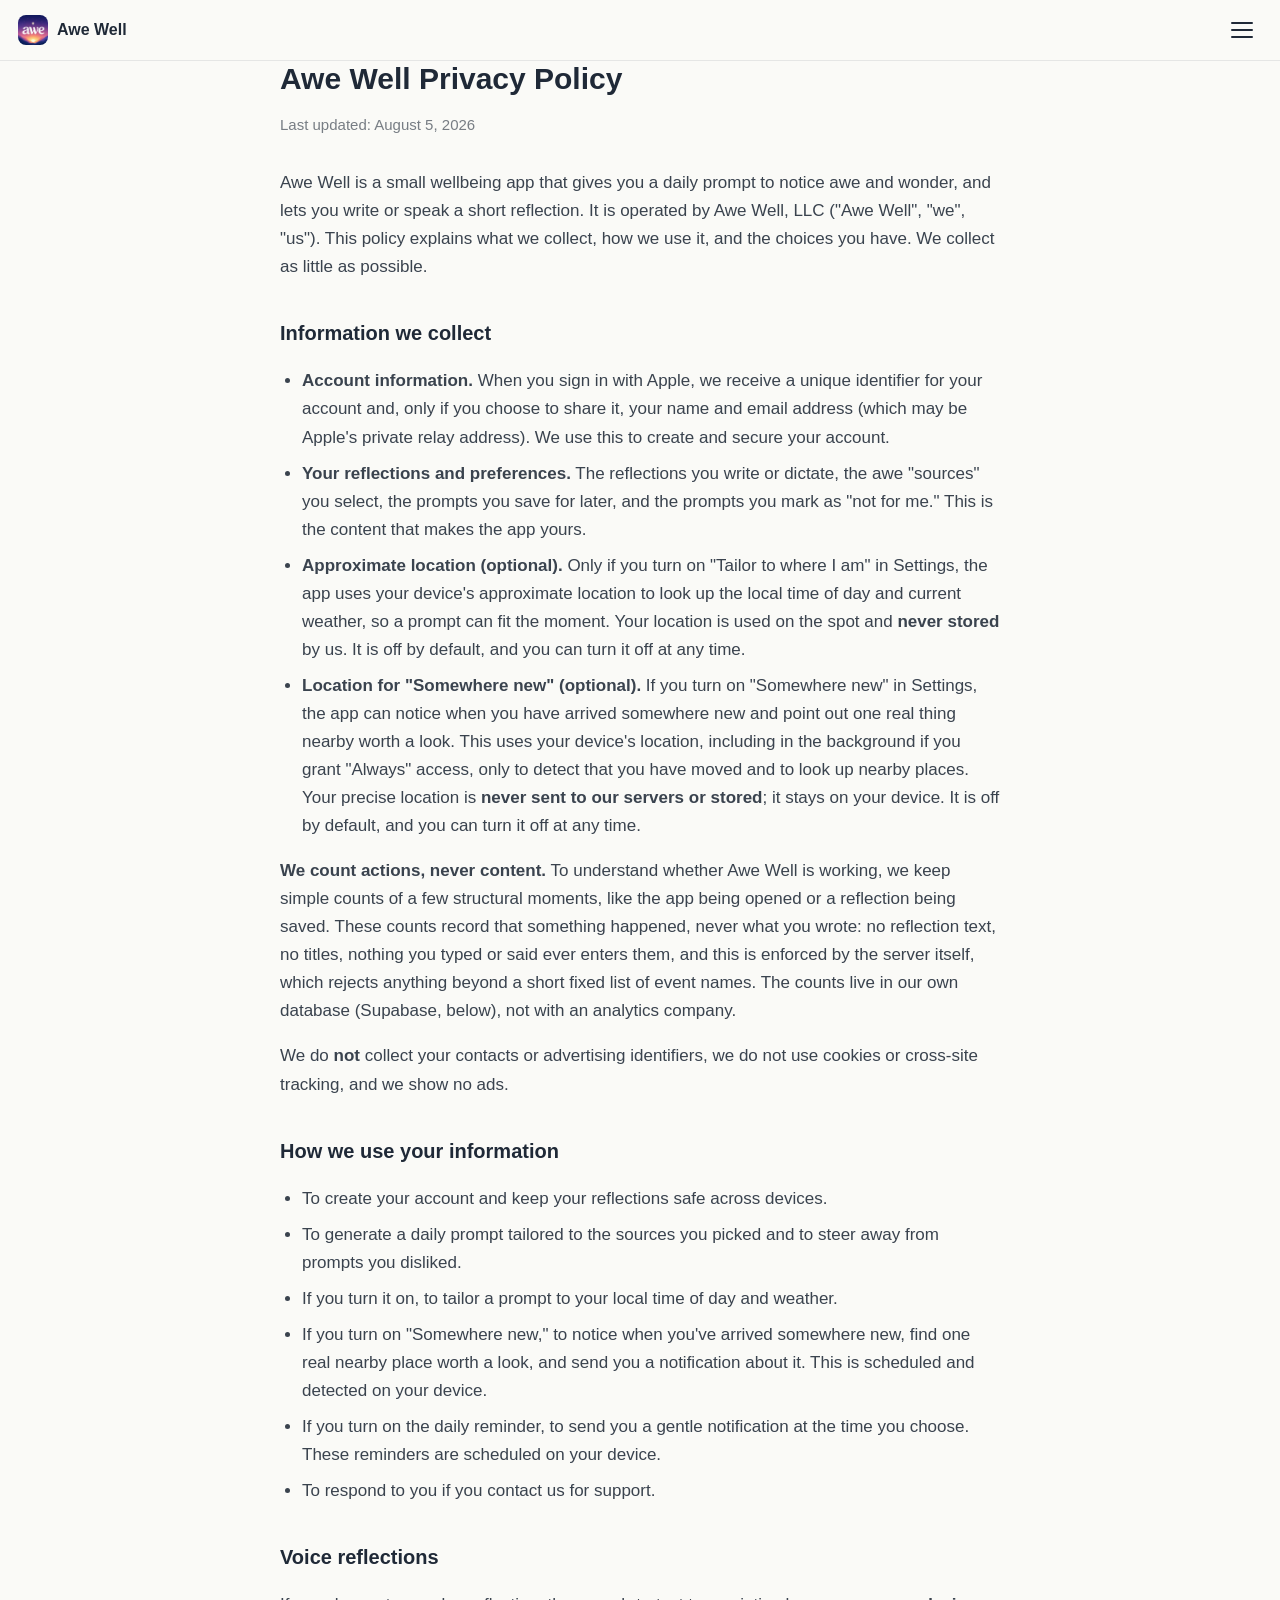
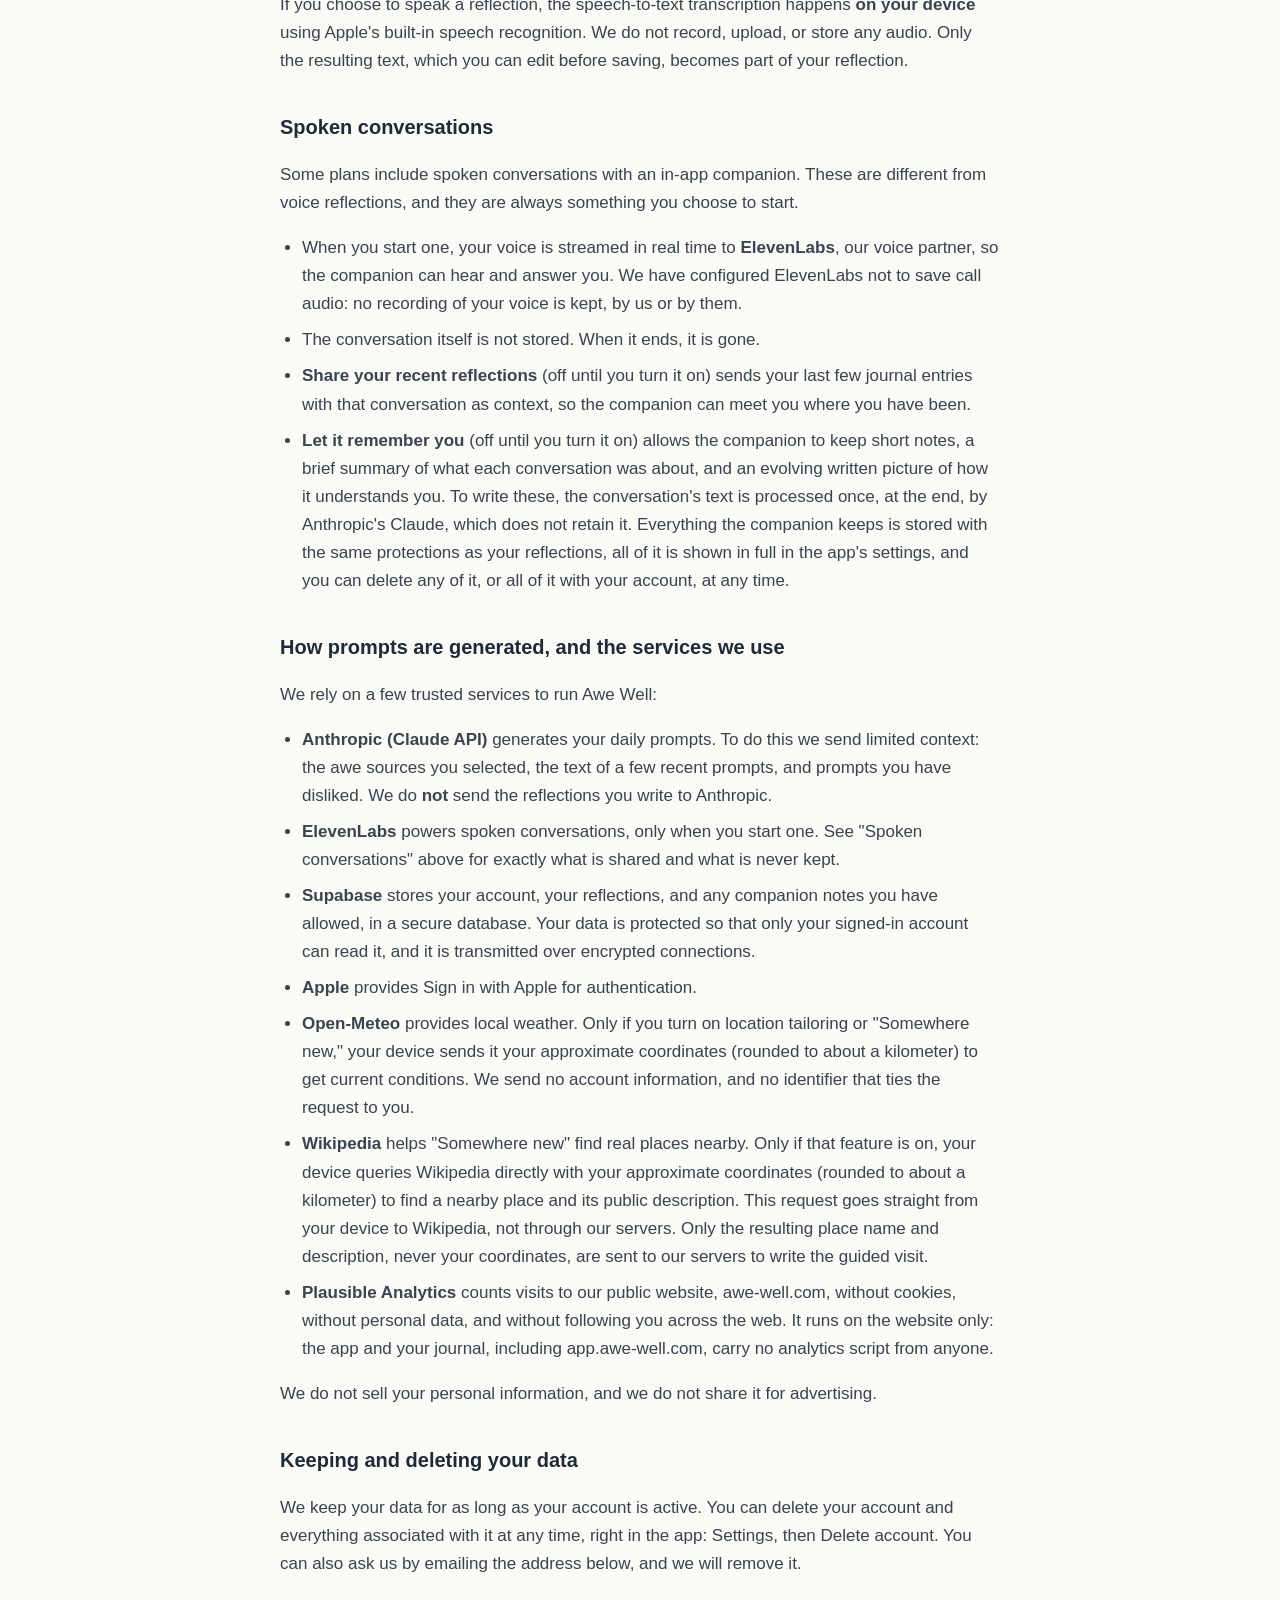
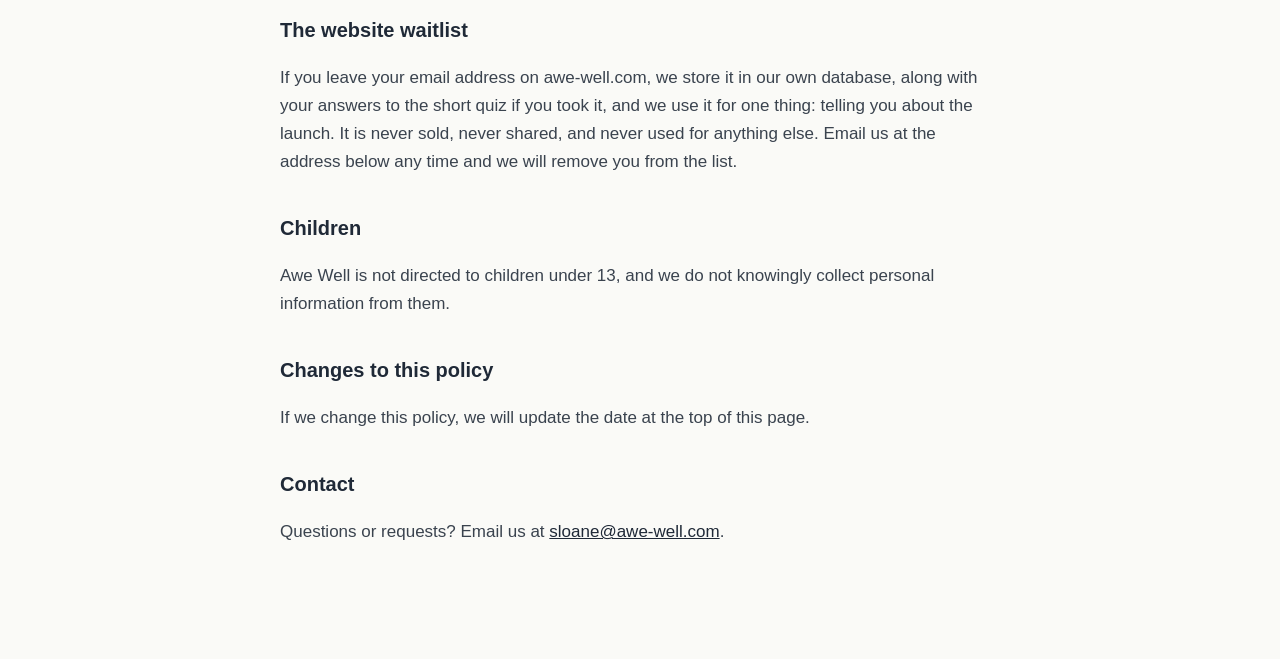
<file: privacy.html>
<!DOCTYPE html>
<html lang="en">
<head>
  <meta charset="utf-8" />
  <meta name="viewport" content="width=device-width, initial-scale=1" />
  <title>Awe Well — Privacy Policy</title>
  <link rel="stylesheet" href="./assets/nav.css" />
  <style>
    :root { color-scheme: light; }
    body {
      max-width: 720px;
      margin: 0 auto;
      padding: 48px 24px 96px;
      background: #FAFAF7;
      color: #1F2937;
      font: 17px/1.65 -apple-system, BlinkMacSystemFont, "Segoe UI", Roboto, Helvetica, Arial, sans-serif;
    }
    h1 { font-size: 30px; line-height: 1.25; margin: 0 0 8px; }
    h2 { font-size: 20px; margin: 36px 0 10px; }
    p, li { color: rgba(31, 41, 55, 0.88); }
    .muted { color: rgba(31, 41, 55, 0.6); font-size: 15px; margin-bottom: 32px; }
    ul { padding-left: 22px; }
    li { margin-bottom: 8px; }
    a { color: #1F2937; }
    code { background: rgba(31,41,55,0.06); padding: 1px 5px; border-radius: 5px; }
  </style>
  <!-- Privacy-friendly analytics by Plausible: cookieless, aggregate only,
       marketing site only. The app and the journal carry no such script. -->
  <script async src="https://plausible.io/js/pa-cO6MNz9UzXMNSxGT1dzLt.js"></script>
  <script>
    window.plausible=window.plausible||function(){(plausible.q=plausible.q||[]).push(arguments)},plausible.init=plausible.init||function(i){plausible.o=i||{}};
    plausible.init()
  </script>
</head>
<body class="nav-light">
  <h1>Awe Well Privacy Policy</h1>
  <p class="muted">Last updated: August 5, 2026</p>

  <p>
    Awe Well is a small wellbeing app that gives you a daily prompt to notice
    awe and wonder, and lets you write or speak a short reflection. It is
    operated by Awe Well, LLC ("Awe Well", "we", "us"). This policy explains
    what we collect, how we use it, and the choices you have. We collect as
    little as possible.
  </p>

  <h2>Information we collect</h2>
  <ul>
    <li>
      <strong>Account information.</strong> When you sign in with Apple, we
      receive a unique identifier for your account and, only if you choose to
      share it, your name and email address (which may be Apple's private relay
      address). We use this to create and secure your account.
    </li>
    <li>
      <strong>Your reflections and preferences.</strong> The reflections you
      write or dictate, the awe "sources" you select, the prompts you save for
      later, and the prompts you mark as "not for me." This is the content that
      makes the app yours.
    </li>
    <li>
      <strong>Approximate location (optional).</strong> Only if you turn on
      "Tailor to where I am" in Settings, the app uses your device's approximate
      location to look up the local time of day and current weather, so a prompt
      can fit the moment. Your location is used on the spot and
      <strong>never stored</strong> by us. It is off by default, and you can turn
      it off at any time.
    </li>
    <li>
      <strong>Location for "Somewhere new" (optional).</strong> If you turn on
      "Somewhere new" in Settings, the app can notice when you have arrived
      somewhere new and point out one real thing nearby worth a look. This uses
      your device's location, including in the background if you grant "Always"
      access, only to detect that you have moved and to look up nearby places.
      Your precise location is <strong>never sent to our servers or stored</strong>;
      it stays on your device. It is off by default, and you can turn it off at
      any time.
    </li>
  </ul>
  <p>
    <strong>We count actions, never content.</strong> To understand whether
    Awe Well is working, we keep simple counts of a few structural moments,
    like the app being opened or a reflection being saved. These counts
    record that something happened, never what you wrote: no reflection
    text, no titles, nothing you typed or said ever enters them, and this
    is enforced by the server itself, which rejects anything beyond a short
    fixed list of event names. The counts live in our own database
    (Supabase, below), not with an analytics company.
  </p>
  <p>
    We do <strong>not</strong> collect your contacts or advertising
    identifiers, we do not use cookies or cross-site tracking, and we show
    no ads.
  </p>

  <h2>How we use your information</h2>
  <ul>
    <li>To create your account and keep your reflections safe across devices.</li>
    <li>To generate a daily prompt tailored to the sources you picked and to steer away from prompts you disliked.</li>
    <li>If you turn it on, to tailor a prompt to your local time of day and weather.</li>
    <li>If you turn on "Somewhere new," to notice when you've arrived somewhere new, find one real nearby place worth a look, and send you a notification about it. This is scheduled and detected on your device.</li>
    <li>If you turn on the daily reminder, to send you a gentle notification at the time you choose. These reminders are scheduled on your device.</li>
    <li>To respond to you if you contact us for support.</li>
  </ul>

  <h2>Voice reflections</h2>
  <p>
    If you choose to speak a reflection, the speech-to-text transcription happens
    <strong>on your device</strong> using Apple's built-in speech recognition. We
    do not record, upload, or store any audio. Only the resulting text, which you
    can edit before saving, becomes part of your reflection.
  </p>

  <h2>Spoken conversations</h2>
  <p>
    Some plans include spoken conversations with an in-app companion. These are
    different from voice reflections, and they are always something you choose
    to start.
  </p>
  <ul>
    <li>
      When you start one, your voice is streamed in real time to
      <strong>ElevenLabs</strong>, our voice partner, so the companion can hear
      and answer you. We have configured ElevenLabs not to save call audio: no
      recording of your voice is kept, by us or by them.
    </li>
    <li>The conversation itself is not stored. When it ends, it is gone.</li>
    <li>
      <strong>Share your recent reflections</strong> (off until you turn it on)
      sends your last few journal entries with that conversation as context, so
      the companion can meet you where you have been.
    </li>
    <li>
      <strong>Let it remember you</strong> (off until you turn it on) allows the
      companion to keep short notes, a brief summary of what each conversation
      was about, and an evolving written picture of how it understands you. To
      write these, the conversation's text is processed once, at the end, by
      Anthropic's Claude, which does not retain it. Everything the companion
      keeps is stored with the same protections as your reflections, all of it
      is shown in full in the app's settings, and you can delete any of it, or
      all of it with your account, at any time.
    </li>
  </ul>

  <h2>How prompts are generated, and the services we use</h2>
  <p>We rely on a few trusted services to run Awe Well:</p>
  <ul>
    <li>
      <strong>Anthropic (Claude API)</strong> generates your daily prompts. To do
      this we send limited context: the awe sources you selected, the text of a
      few recent prompts, and prompts you have disliked. We do
      <strong>not</strong> send the reflections you write to Anthropic.
    </li>
    <li>
      <strong>ElevenLabs</strong> powers spoken conversations, only when you
      start one. See "Spoken conversations" above for exactly what is shared
      and what is never kept.
    </li>
    <li>
      <strong>Supabase</strong> stores your account, your reflections, and any
      companion notes you have allowed, in a secure database. Your data is
      protected so that only your signed-in account can read it, and it is
      transmitted over encrypted connections.
    </li>
    <li>
      <strong>Apple</strong> provides Sign in with Apple for authentication.
    </li>
    <li>
      <strong>Open-Meteo</strong> provides local weather. Only if you turn on
      location tailoring or "Somewhere new," your device sends it your
      approximate coordinates (rounded to about a kilometer) to get current
      conditions. We send no account information, and no identifier that ties
      the request to you.
    </li>
    <li>
      <strong>Wikipedia</strong> helps "Somewhere new" find real places nearby.
      Only if that feature is on, your device queries Wikipedia directly with
      your approximate coordinates (rounded to about a kilometer) to find a
      nearby place and its public description. This request goes straight from
      your device to Wikipedia, not through our servers. Only the resulting
      place name and description, never your coordinates, are sent to our
      servers to write the guided visit.
    </li>
    <li>
      <strong>Plausible Analytics</strong> counts visits to our public
      website, awe-well.com, without cookies, without personal data, and
      without following you across the web. It runs on the website only:
      the app and your journal, including app.awe-well.com, carry no
      analytics script from anyone.
    </li>
  </ul>
  <p>
    We do not sell your personal information, and we do not share it for
    advertising.
  </p>

  <h2>Keeping and deleting your data</h2>
  <p>
    We keep your data for as long as your account is active. You can delete
    your account and everything associated with it at any time, right in the
    app: Settings, then Delete account. You can also ask us by emailing the
    address below, and we will remove it.
  </p>

  <h2>The website waitlist</h2>
  <p>
    If you leave your email address on awe-well.com, we store it in our own
    database, along with your answers to the short quiz if you took it,
    and we use it for one thing: telling you about the launch. It is never
    sold, never shared, and never used for anything else. Email us at the
    address below any time and we will remove you from the list.
  </p>

  <h2>Children</h2>
  <p>
    Awe Well is not directed to children under 13, and we do not knowingly
    collect personal information from them.
  </p>

  <h2>Changes to this policy</h2>
  <p>
    If we change this policy, we will update the date at the top of this page.
  </p>

  <h2>Contact</h2>
  <p>
    Questions or requests? Email us at
    <a href="mailto:sloane@awe-well.com">sloane@awe-well.com</a>.
  </p>
  <script src="./assets/nav.js" defer></script>
</body>
</html>
</file>
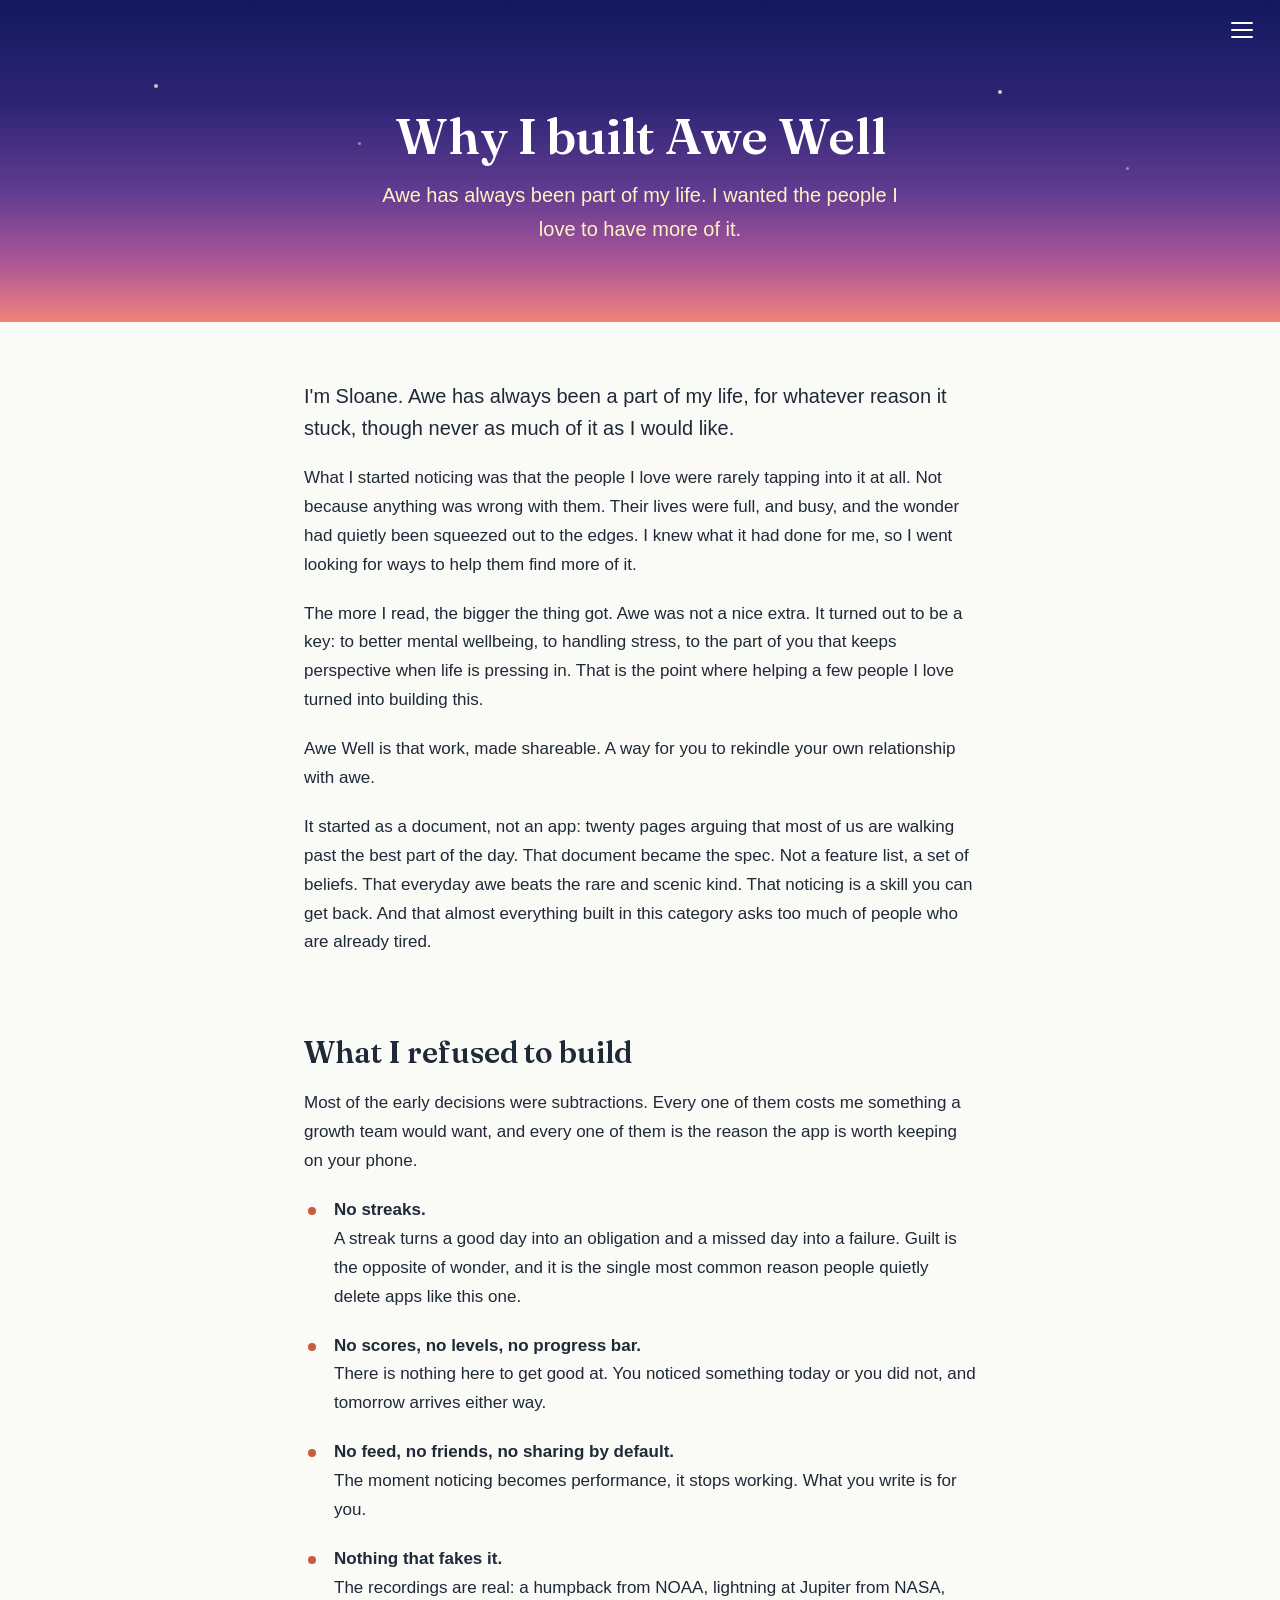
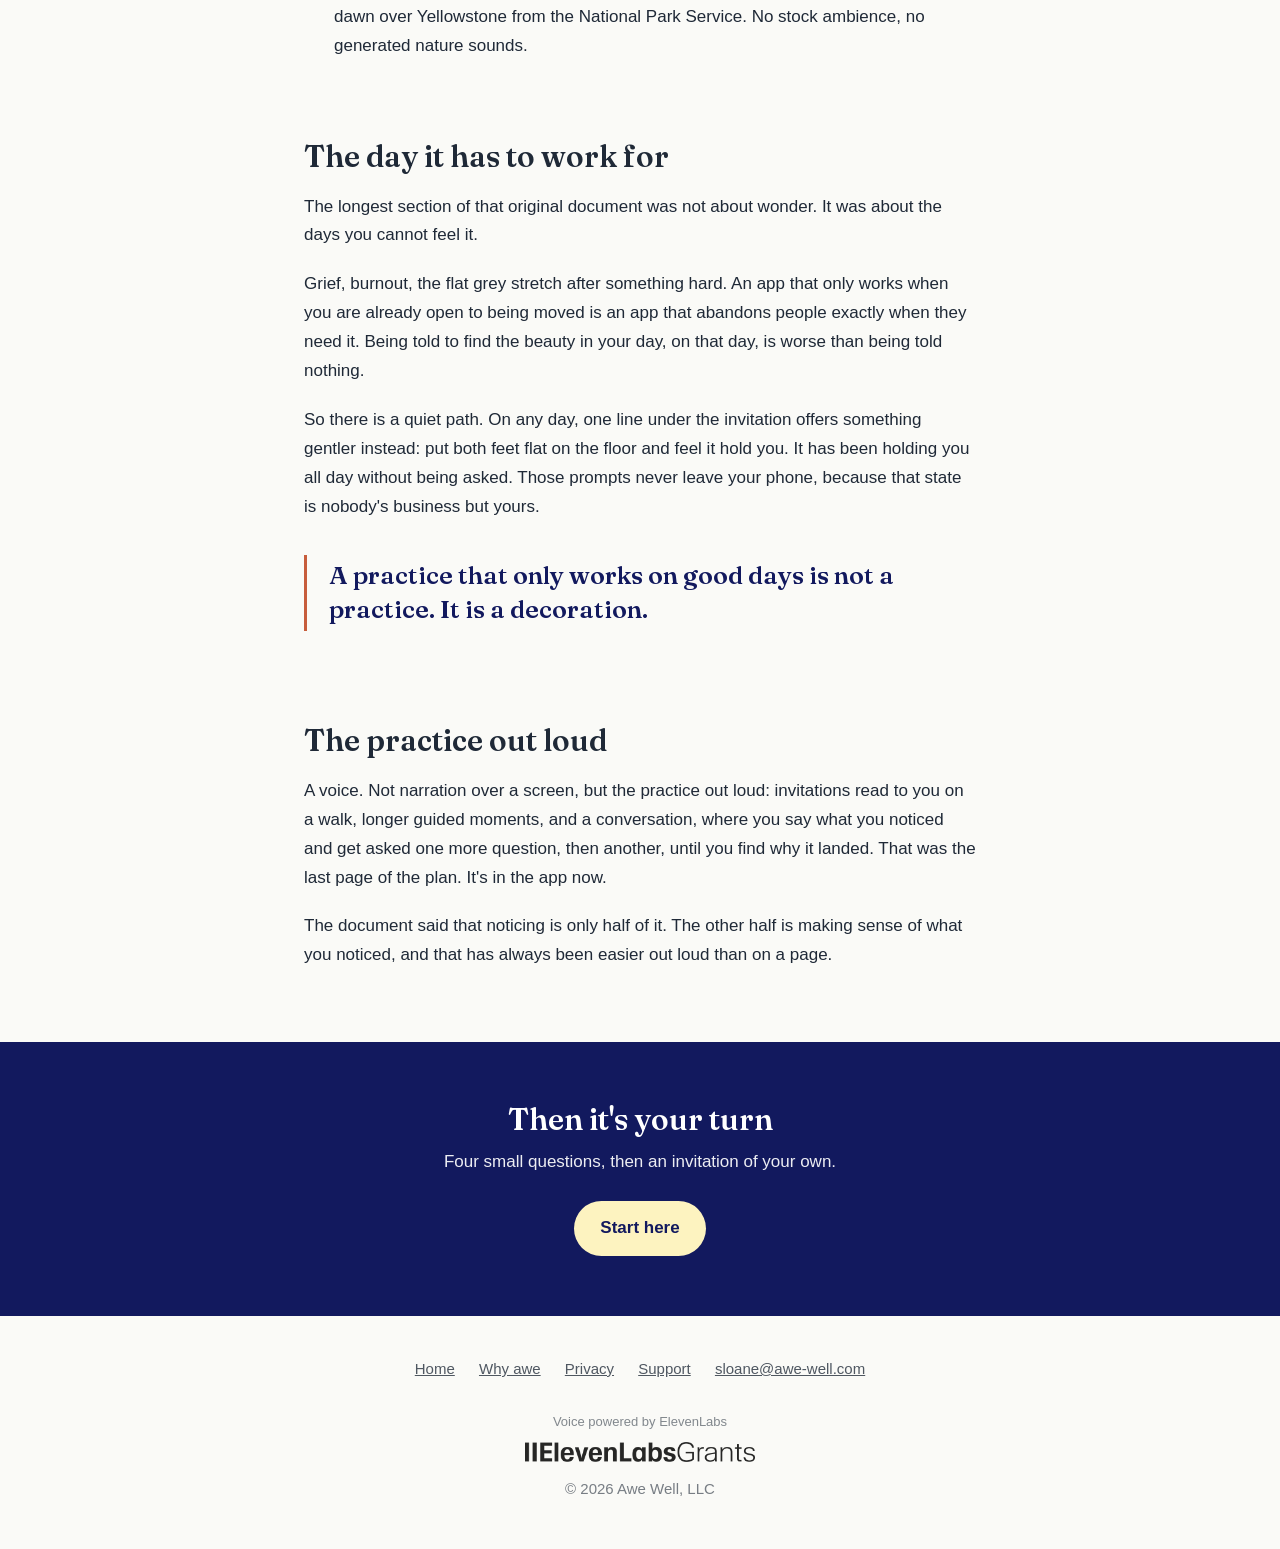
<file: story.html>
<!DOCTYPE html>
<html lang="en">
<head>
  <meta charset="utf-8" />
  <meta name="viewport" content="width=device-width, initial-scale=1" />
  <title>My story · Awe Well</title>
  <meta name="description" content="Awe Well started as a document, not an app. Here is what I set out to build, what I refused to build, and the day the whole thing has to work for." />
  <meta property="og:title" content="Why I built Awe Well" />
  <meta property="og:description" content="Awe has always been part of my life. I wanted the people I love to have more of it." />
  <meta property="og:image" content="https://awe-well.com/assets/icon-512.png" />
  <meta property="og:url" content="https://awe-well.com/story.html" />
  <link rel="icon" type="image/png" href="./assets/favicon.png" />
  <link rel="apple-touch-icon" href="./assets/apple-touch-icon.png" />
  <link rel="stylesheet" href="./assets/nav.css" />
  <style>
    :root {
      color-scheme: light;
      --ink: #1F2937;
      --paper: #FAFAF7;
      --night: #12195e;
      --cream: #fdf3c0;
      --accent: #C75D3C;
    }
    * { box-sizing: border-box; }
    body {
      margin: 0;
      background: var(--paper);
      color: var(--ink);
      font: 17px/1.7 -apple-system, BlinkMacSystemFont, "Segoe UI", Roboto, Helvetica, Arial, sans-serif;
    }
    @font-face {
      font-family: 'Fraunces';
      font-style: normal;
      font-weight: 600;
      font-display: swap;
      src: url('./assets/fraunces-600.woff2') format('woff2');
    }
    a { color: inherit; }

    .hero {
      position: relative;
      overflow: hidden;
      background: linear-gradient(180deg,
        #12195e 0%, #2e2474 32%, #623c91 60%, #ad5797 82%, #f08279 100%);
      color: #fff;
      text-align: center;
      padding: 108px 24px 76px;
    }
    .hero .star { position: absolute; background: #f7ecd3; border-radius: 50%; }
    .hero h1 {
      font-family: 'Fraunces', Georgia, 'Times New Roman', serif;
      font-weight: 600;
      font-size: 50px;
      line-height: 1.12;
      margin: 0 0 14px;
      position: relative;
    }
    .hero p {
      position: relative;
      font-size: 20px;
      color: var(--cream);
      max-width: 520px;
      margin: 0 auto;
    }

    .wrap { max-width: 720px; margin: 0 auto; padding: 0 24px; }
    section { padding: 58px 0 0; }
    h2 {
      font-family: 'Fraunces', Georgia, 'Times New Roman', serif;
      font-weight: 600;
      font-size: 30px;
      line-height: 1.2;
      margin: 0 0 18px;
    }
    p { margin: 0 0 20px; }
    .lead { font-size: 20px; line-height: 1.6; }
    .pull {
      font-family: 'Fraunces', Georgia, 'Times New Roman', serif;
      font-weight: 600;
      font-size: 25px;
      line-height: 1.35;
      color: var(--night);
      border-left: 3px solid var(--accent);
      padding: 4px 0 4px 22px;
      margin: 34px 0;
    }
    .rules { list-style: none; padding: 0; margin: 0; }
    .rules li { position: relative; padding-left: 30px; margin-bottom: 20px; }
    .rules li:before {
      content: "";
      position: absolute;
      left: 4px; top: 11px;
      width: 8px; height: 8px;
      border-radius: 50%;
      background: var(--accent);
    }
    .rules b { display: block; }

    .cta-band {
      background: var(--night);
      color: rgba(255, 255, 255, 0.92);
      text-align: center;
      padding: 60px 24px;
      margin-top: 72px;
    }
    .cta-band h2 { color: #fff; margin-bottom: 10px; }
    .cta-band p { max-width: 480px; margin: 0 auto 24px; }
    .cta {
      display: inline-block;
      background: var(--cream);
      color: var(--night);
      text-decoration: none;
      font-weight: 700;
      padding: 13px 26px;
      border-radius: 999px;
    }

    footer {
      text-align: center;
      padding: 40px 24px 48px;
      color: rgba(31, 41, 55, 0.6);
      font-size: 15px;
    }
    footer nav { margin-bottom: 10px; }
    footer nav a { margin: 0 10px; color: rgba(31, 41, 55, 0.78); }
    .voice-credit { margin: 26px 0 14px; }
    .voice-credit a { display: inline-block; text-decoration: none; }
    .voice-credit .vc-line {
      display: block;
      font-size: 13px;
      color: rgba(31, 41, 55, 0.55);
      margin-bottom: 9px;
    }
    .voice-credit img { display: block; margin: 0 auto; opacity: 0.85; }

    @media (max-width: 560px) {
      .hero h1 { font-size: 37px; }
      .hero p { font-size: 18px; }
      h2 { font-size: 26px; }
      .pull { font-size: 21px; }
    }
  </style>
  <!-- Privacy-friendly analytics by Plausible: cookieless, aggregate only,
       marketing site only. The app and the journal carry no such script. -->
  <script async src="https://plausible.io/js/pa-cO6MNz9UzXMNSxGT1dzLt.js"></script>
  <script>
    window.plausible=window.plausible||function(){(plausible.q=plausible.q||[]).push(arguments)},plausible.init=plausible.init||function(i){plausible.o=i||{}};
    plausible.init()
  </script>
</head>
<body>

  <header class="hero">
    <span class="star" style="left:12%; top:26%; width:4px; height:4px; opacity:.8;"></span>
    <span class="star" style="left:28%; top:44%; width:3px; height:3px; opacity:.5;"></span>
    <span class="star" style="left:78%; top:28%; width:4px; height:4px; opacity:.85;"></span>
    <span class="star" style="left:88%; top:52%; width:3px; height:3px; opacity:.5;"></span>
    <h1>Why I built Awe Well</h1>
    <p>Awe has always been part of my life. I wanted the people I love to have more of it.</p>
  </header>

  <main class="wrap">

    <section>
      <p class="lead">
        I'm Sloane. Awe has always been a part of my life, for whatever
        reason it stuck, though never as much of it as I would like.
      </p>
      <p>
        What I started noticing was that the people I love were rarely tapping
        into it at all. Not because anything was wrong with them. Their lives
        were full, and busy, and the wonder had quietly been squeezed out to
        the edges. I knew what it had done for me, so I went looking for ways
        to help them find more of it.
      </p>
      <p>
        The more I read, the bigger the thing got. Awe was not a nice extra.
        It turned out to be a key: to better mental wellbeing, to handling
        stress, to the part of you that keeps perspective when life is
        pressing in. That is the point where helping a few people I love
        turned into building this.
      </p>
      <p>
        Awe Well is that work, made shareable. A way for you to rekindle your
        own relationship with awe.
      </p>
      <p>
        It started as a document, not an app: twenty pages arguing that most of
        us are walking past the best part of the day. That document became the
        spec. Not a feature list, a set of beliefs. That everyday awe beats the
        rare and scenic kind. That noticing is a skill you can get back. And
        that almost everything built in this category asks too much of people
        who are already tired.
      </p>
    </section>

    <section>
      <h2>What I refused to build</h2>
      <p>
        Most of the early decisions were subtractions. Every one of them costs
        me something a growth team would want, and every one of them is the
        reason the app is worth keeping on your phone.
      </p>
      <ul class="rules">
        <li>
          <b>No streaks.</b>
          A streak turns a good day into an obligation and a missed day into a
          failure. Guilt is the opposite of wonder, and it is the single most
          common reason people quietly delete apps like this one.
        </li>
        <li>
          <b>No scores, no levels, no progress bar.</b>
          There is nothing here to get good at. You noticed something today or
          you did not, and tomorrow arrives either way.
        </li>
        <li>
          <b>No feed, no friends, no sharing by default.</b>
          The moment noticing becomes performance, it stops working. What you
          write is for you.
        </li>
        <li>
          <b>Nothing that fakes it.</b>
          The recordings are real: a humpback from NOAA, lightning at Jupiter
          from NASA, dawn over Yellowstone from the National Park Service. No
          stock ambience, no generated nature sounds.
        </li>
      </ul>
    </section>

    <section>
      <h2>The day it has to work for</h2>
      <p>
        The longest section of that original document was not about wonder. It
        was about the days you cannot feel it.
      </p>
      <p>
        Grief, burnout, the flat grey stretch after something hard. An app that
        only works when you are already open to being moved is an app that
        abandons people exactly when they need it. Being told to find the
        beauty in your day, on that day, is worse than being told nothing.
      </p>
      <p>
        So there is a quiet path. On any day, one line under the invitation
        offers something gentler instead: put both feet flat on the floor and
        feel it hold you. It has been holding you all day without being asked.
        Those prompts never leave your phone, because that state is nobody's
        business but yours.
      </p>
      <p class="pull">
        A practice that only works on good days is not a practice. It is a
        decoration.
      </p>
    </section>

    <section>
      <h2>The practice out loud</h2>
      <p>
        A voice. Not narration over a screen, but the practice out loud:
        invitations read to you on a walk, longer guided moments, and a
        conversation, where you say what you noticed and get asked one more
        question, then another, until you find why it landed. That was the
        last page of the plan. It's in the app now.
      </p>
      <p>
        The document said that noticing is only half of it. The other half is
        making sense of what you noticed, and that has always been easier out
        loud than on a page.
      </p>
    </section>

  </main>

  <section class="cta-band">
    <h2>Then it's your turn</h2>
    <p>Four small questions, then an invitation of your own.</p>
    <a class="cta" href="./#try">Start here</a>
  </section>

  <footer>
    <nav>
      <a href="./">Home</a>
      <a href="./why-awe.html">Why awe</a>
      <a href="./privacy.html">Privacy</a>
      <a href="./support.html">Support</a>
      <a href="mailto:sloane@awe-well.com">sloane@awe-well.com</a>
    </nav>
    <div class="voice-credit">
      <a href="https://elevenlabs.io/startup-grants">
        <span class="vc-line">Voice powered by ElevenLabs</span>
        <img src="./assets/elevenlabs-grants.webp" alt="ElevenLabs Grants" width="230" height="20" loading="lazy" />
      </a>
    </div>
    <div>&copy; 2026 Awe Well, LLC</div>
  </footer>

  <script src="./assets/nav.js" defer></script>
</body>
</html>
</file>
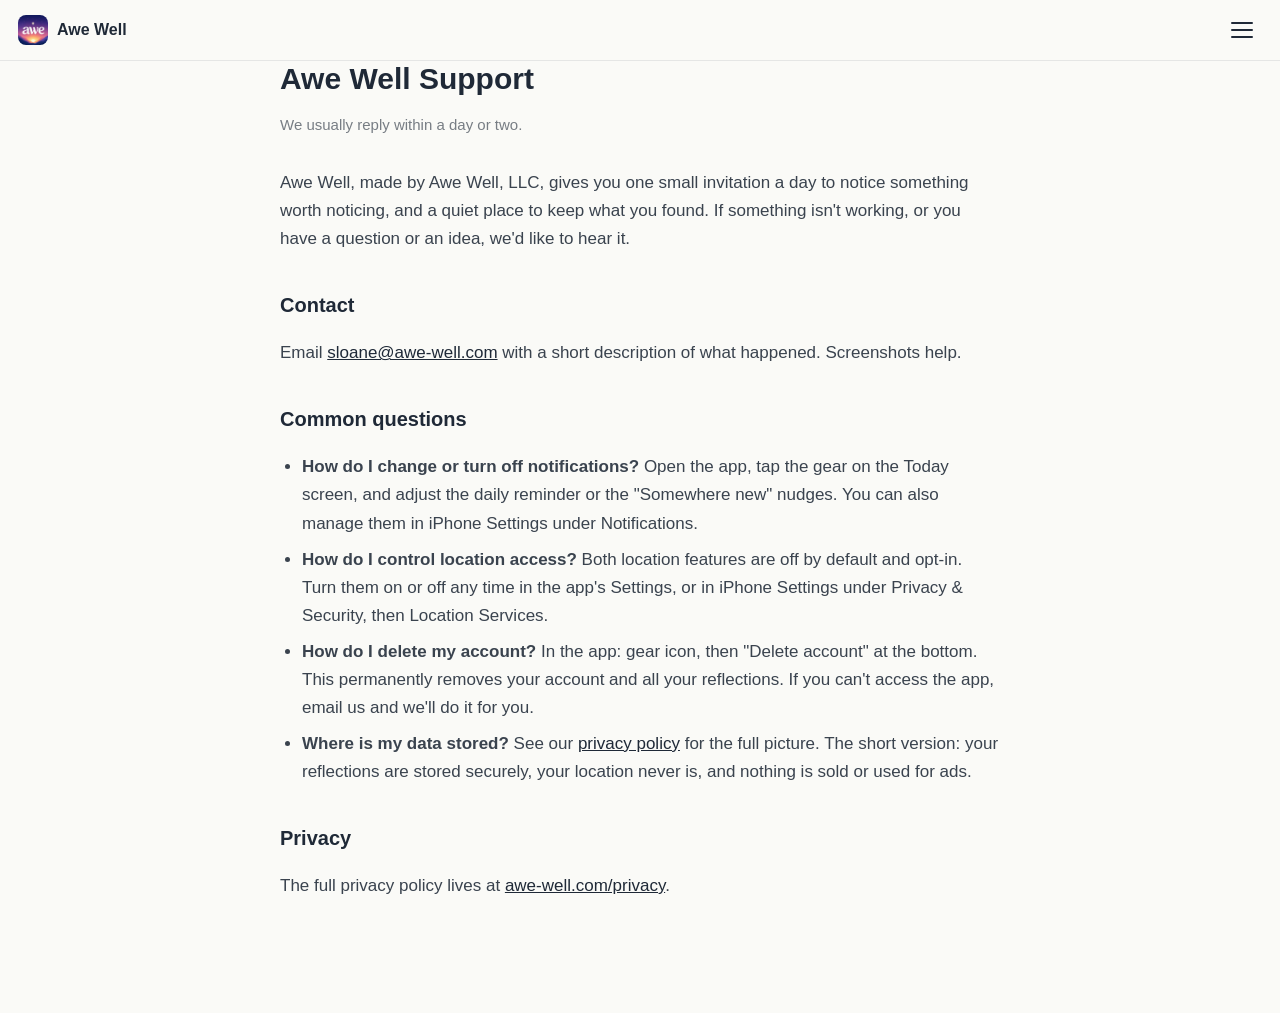
<file: support.html>
<!DOCTYPE html>
<html lang="en">
<head>
  <meta charset="utf-8" />
  <meta name="viewport" content="width=device-width, initial-scale=1" />
  <title>Awe Well — Support</title>
  <link rel="stylesheet" href="./assets/nav.css" />
  <style>
    :root { color-scheme: light; }
    body {
      max-width: 720px;
      margin: 0 auto;
      padding: 48px 24px 96px;
      background: #FAFAF7;
      color: #1F2937;
      font: 17px/1.65 -apple-system, BlinkMacSystemFont, "Segoe UI", Roboto, Helvetica, Arial, sans-serif;
    }
    h1 { font-size: 30px; line-height: 1.25; margin: 0 0 8px; }
    h2 { font-size: 20px; margin: 36px 0 10px; }
    p, li { color: rgba(31, 41, 55, 0.88); }
    .muted { color: rgba(31, 41, 55, 0.6); font-size: 15px; margin-bottom: 32px; }
    ul { padding-left: 22px; }
    li { margin-bottom: 8px; }
    a { color: #1F2937; }
  </style>
  <!-- Privacy-friendly analytics by Plausible: cookieless, aggregate only,
       marketing site only. The app and the journal carry no such script. -->
  <script async src="https://plausible.io/js/pa-cO6MNz9UzXMNSxGT1dzLt.js"></script>
  <script>
    window.plausible=window.plausible||function(){(plausible.q=plausible.q||[]).push(arguments)},plausible.init=plausible.init||function(i){plausible.o=i||{}};
    plausible.init()
  </script>
</head>
<body class="nav-light">
  <h1>Awe Well Support</h1>
  <p class="muted">We usually reply within a day or two.</p>

  <p>
    Awe Well, made by Awe Well, LLC, gives you one small invitation a day to
    notice something worth noticing, and a quiet place to keep what you found.
    If something isn't working, or you have a question or an idea, we'd like
    to hear it.
  </p>

  <h2>Contact</h2>
  <p>
    Email <a href="mailto:sloane@awe-well.com">sloane@awe-well.com</a> with a
    short description of what happened. Screenshots help.
  </p>

  <h2>Common questions</h2>
  <ul>
    <li>
      <strong>How do I change or turn off notifications?</strong> Open the app,
      tap the gear on the Today screen, and adjust the daily reminder or the
      "Somewhere new" nudges. You can also manage them in iPhone Settings under
      Notifications.
    </li>
    <li>
      <strong>How do I control location access?</strong> Both location features
      are off by default and opt-in. Turn them on or off any time in the app's
      Settings, or in iPhone Settings under Privacy &amp; Security, then
      Location Services.
    </li>
    <li>
      <strong>How do I delete my account?</strong> In the app: gear icon, then
      "Delete account" at the bottom. This permanently removes your account and
      all your reflections. If you can't access the app, email us and we'll do
      it for you.
    </li>
    <li>
      <strong>Where is my data stored?</strong> See our
      <a href="./privacy.html">privacy policy</a> for the full picture. The short
      version: your reflections are stored securely, your location never is,
      and nothing is sold or used for ads.
    </li>
  </ul>

  <h2>Privacy</h2>
  <p>
    The full privacy policy lives at
    <a href="./privacy.html">awe-well.com/privacy</a>.
  </p>
  <script src="./assets/nav.js" defer></script>
</body>
</html>
</file>
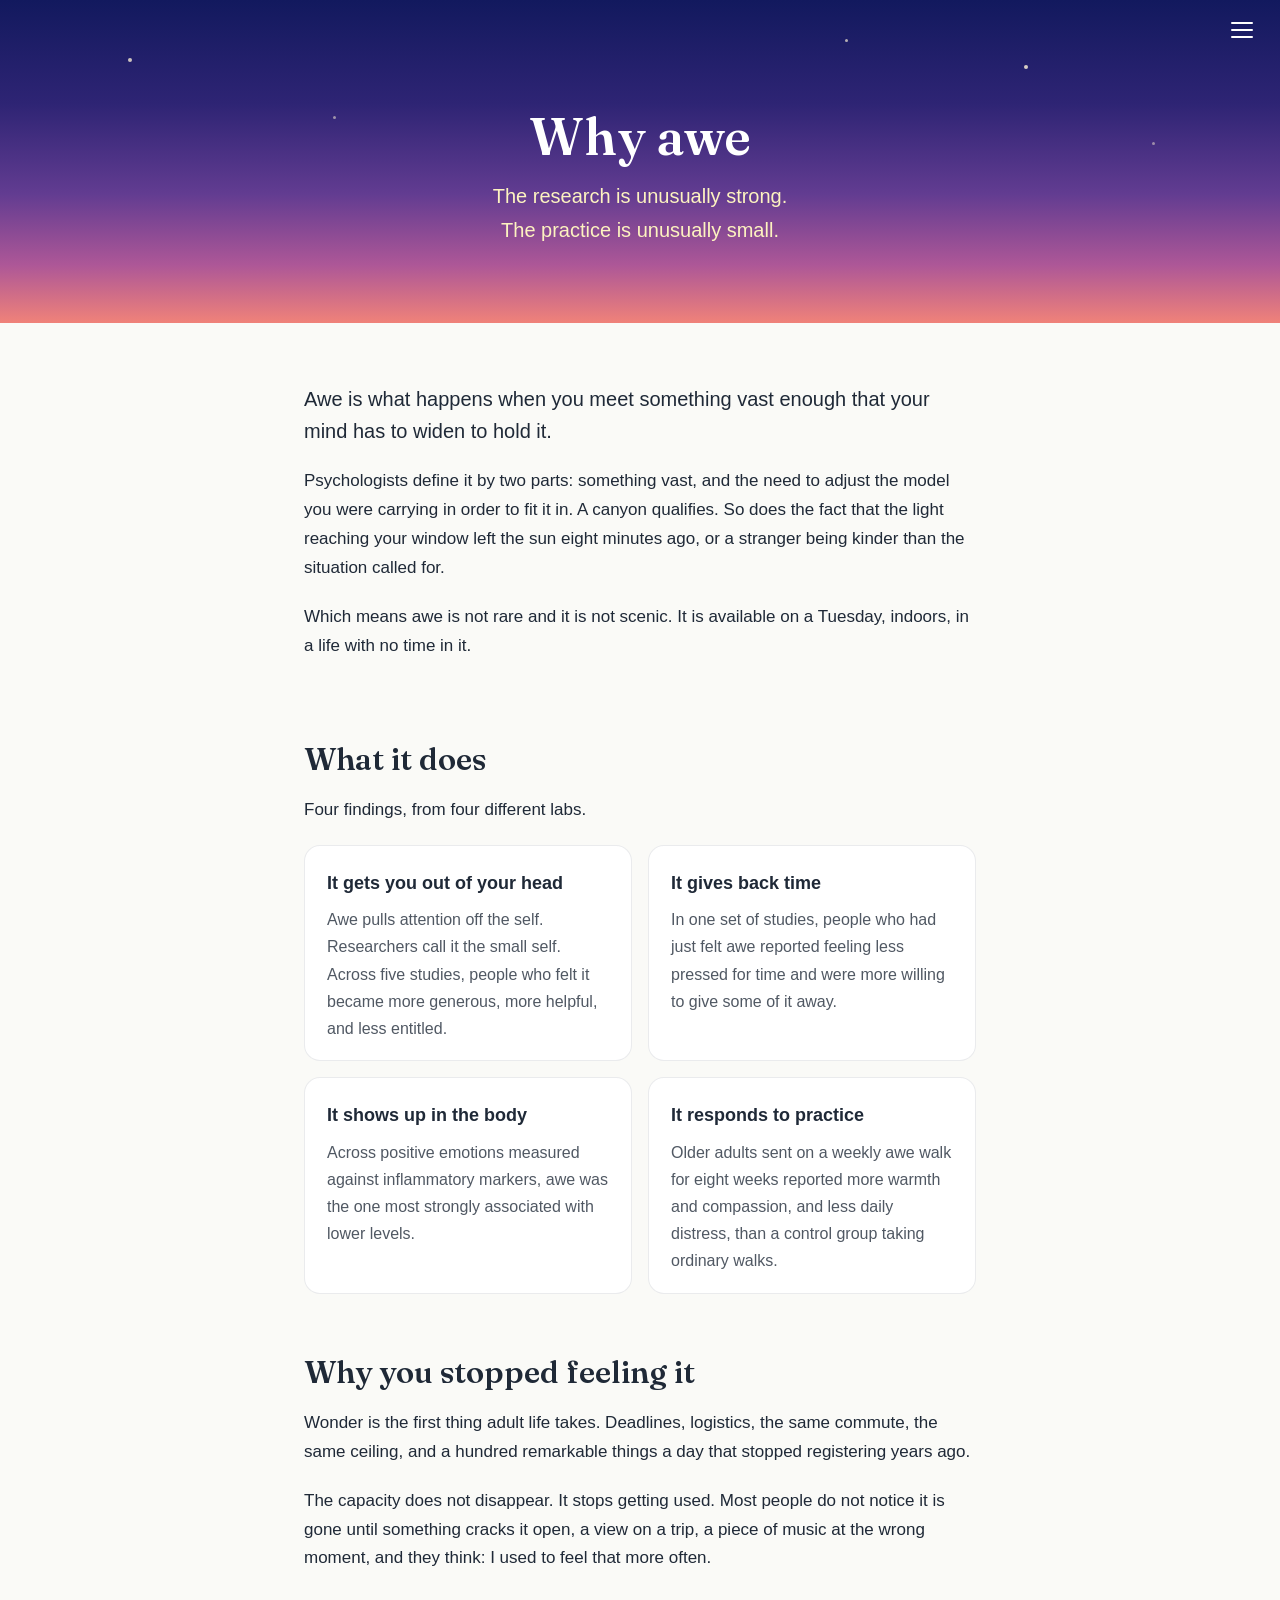
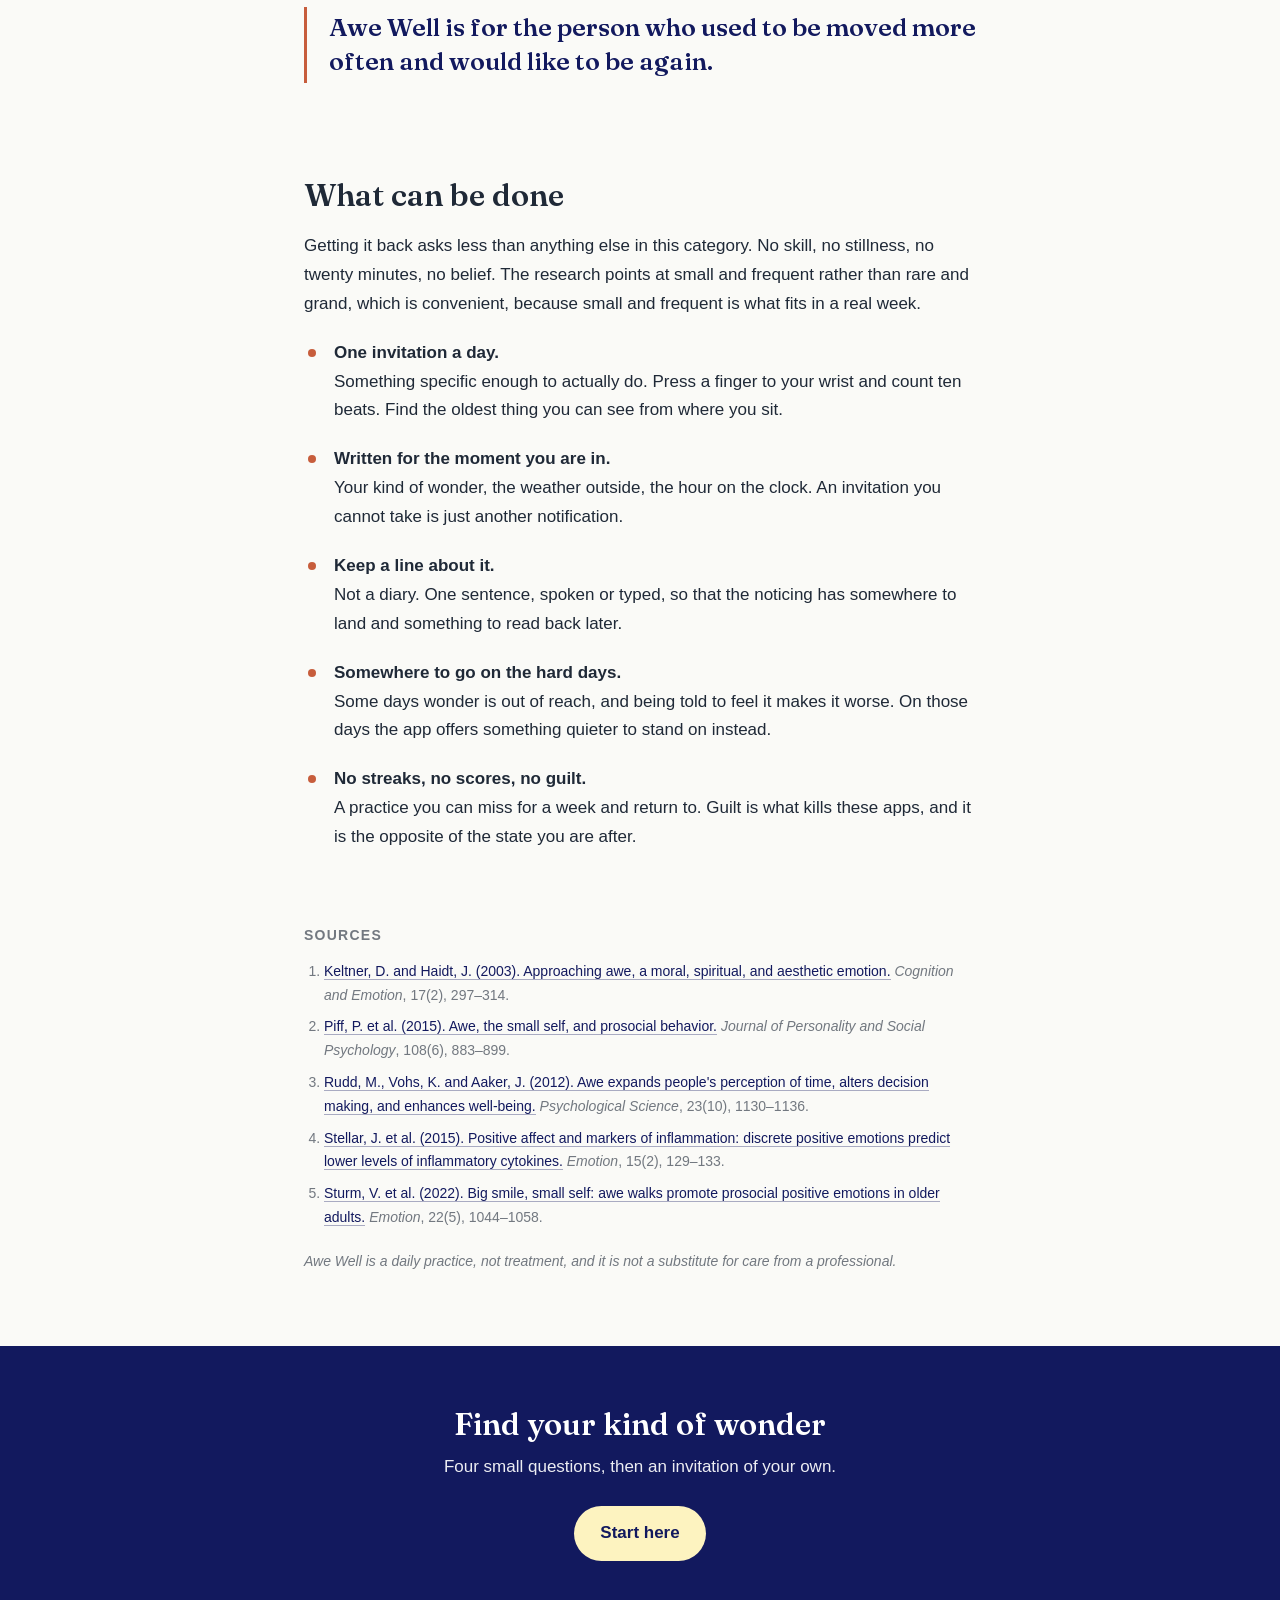
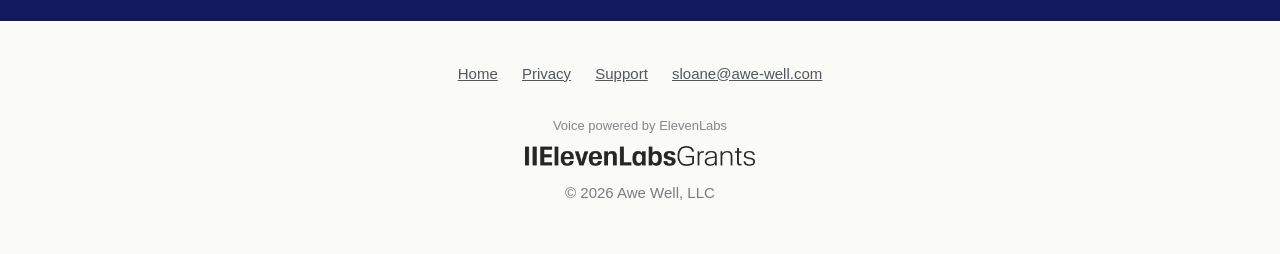
<file: why-awe.html>
<!DOCTYPE html>
<html lang="en">
<head>
  <meta charset="utf-8" />
  <meta name="viewport" content="width=device-width, initial-scale=1" />
  <title>Why awe · Awe Well</title>
  <meta name="description" content="Awe pulls attention off the self, expands how much time people feel they have, and shows up in the body. Here is what the research says, why adults stop feeling it, and what can be done." />
  <meta property="og:title" content="Why awe" />
  <meta property="og:description" content="The research is unusually strong. The practice is unusually small." />
  <meta property="og:image" content="https://awe-well.com/assets/icon-512.png" />
  <meta property="og:url" content="https://awe-well.com/why-awe.html" />
  <link rel="icon" type="image/png" href="./assets/favicon.png" />
  <link rel="apple-touch-icon" href="./assets/apple-touch-icon.png" />
  <link rel="stylesheet" href="./assets/nav.css" />
  <style>
    :root {
      color-scheme: light;
      --ink: #1F2937;
      --paper: #FAFAF7;
      --night: #12195e;
      --cream: #fdf3c0;
      --gold: #fec87e;
      --accent: #C75D3C;
    }
    * { box-sizing: border-box; }
    body {
      margin: 0;
      background: var(--paper);
      color: var(--ink);
      font: 17px/1.7 -apple-system, BlinkMacSystemFont, "Segoe UI", Roboto, Helvetica, Arial, sans-serif;
    }
    @font-face {
      font-family: 'Fraunces';
      font-style: normal;
      font-weight: 600;
      font-display: swap;
      src: url('./assets/fraunces-600.woff2') format('woff2');
    }
    a { color: inherit; }
    .serif { font-family: 'Fraunces', Georgia, 'Times New Roman', serif; font-weight: 600; }

    /* ---------- Hero ---------- */
    .hero {
      position: relative;
      overflow: hidden;
      background: linear-gradient(180deg,
        #12195e 0%, #2e2474 32%, #623c91 60%, #ad5797 82%, #f08279 100%);
      color: #fff;
      text-align: center;
      padding: 108px 24px 76px;
    }
    .hero .star {
      position: absolute;
      background: #f7ecd3;
      border-radius: 50%;
      pointer-events: none;
    }
    .hero h1 {
      font-family: 'Fraunces', Georgia, 'Times New Roman', serif;
      font-weight: 600;
      font-size: 52px;
      line-height: 1.1;
      margin: 0 0 14px;
      position: relative;
    }
    .hero p {
      position: relative;
      font-size: 20px;
      color: var(--cream);
      max-width: 540px;
      margin: 0 auto;
    }

    /* ---------- Body ---------- */
    .wrap { max-width: 720px; margin: 0 auto; padding: 0 24px; }
    section { padding: 60px 0 0; }
    h2 {
      font-family: 'Fraunces', Georgia, 'Times New Roman', serif;
      font-weight: 600;
      font-size: 31px;
      line-height: 1.2;
      margin: 0 0 18px;
    }
    p { margin: 0 0 20px; }
    .lead { font-size: 20px; line-height: 1.6; }
    .pull {
      font-family: 'Fraunces', Georgia, 'Times New Roman', serif;
      font-weight: 600;
      font-size: 25px;
      line-height: 1.35;
      color: var(--night);
      border-left: 3px solid var(--accent);
      padding: 4px 0 4px 22px;
      margin: 34px 0;
    }

    /* ---------- Findings ---------- */
    .findings { display: grid; gap: 16px; margin: 8px 0 0; }
    @media (min-width: 680px) { .findings { grid-template-columns: 1fr 1fr; } }
    .finding {
      background: #fff;
      border: 1px solid rgba(31, 41, 55, 0.09);
      border-radius: 16px;
      padding: 22px 22px 18px;
    }
    .finding h3 {
      margin: 0 0 8px;
      font-size: 18px;
    }
    .finding p { margin: 0; font-size: 16px; color: rgba(31, 41, 55, 0.78); }

    /* ---------- Practice list ---------- */
    .practice { list-style: none; padding: 0; margin: 0; }
    .practice li {
      position: relative;
      padding-left: 30px;
      margin-bottom: 20px;
    }
    .practice li:before {
      content: "";
      position: absolute;
      left: 4px; top: 10px;
      width: 8px; height: 8px;
      border-radius: 50%;
      background: var(--accent);
    }
    .practice b { display: block; }

    /* ---------- CTA ---------- */
    .cta-band {
      background: var(--night);
      color: rgba(255, 255, 255, 0.92);
      text-align: center;
      padding: 60px 24px;
      margin-top: 72px;
    }
    .cta-band h2 { color: #fff; margin-bottom: 10px; }
    .cta-band p { max-width: 480px; margin: 0 auto 24px; }
    .cta {
      display: inline-block;
      background: var(--cream);
      color: var(--night);
      text-decoration: none;
      font-weight: 700;
      padding: 13px 26px;
      border-radius: 999px;
    }

    /* ---------- Sources ---------- */
    .sources { padding: 52px 0 0; font-size: 14px; color: rgba(31, 41, 55, 0.62); }
    .sources h3 { font-size: 14px; letter-spacing: 0.09em; text-transform: uppercase; margin: 0 0 12px; }
    .sources ol { margin: 0; padding-left: 20px; }
    .sources li { margin-bottom: 8px; }
    .sources a {
      color: var(--night);
      text-decoration: none;
      border-bottom: 1px solid rgba(18, 25, 94, 0.35);
    }
    .sources a:hover { border-bottom-color: var(--night); }
    .disclaimer { margin-top: 20px; font-style: italic; }

    footer {
      text-align: center;
      padding: 40px 24px 48px;
      color: rgba(31, 41, 55, 0.6);
      font-size: 15px;
    }
    footer nav { margin-bottom: 10px; }
    footer nav a { margin: 0 10px; color: rgba(31, 41, 55, 0.78); }
    .voice-credit { margin: 26px 0 14px; }
    .voice-credit a { display: inline-block; text-decoration: none; }
    .voice-credit .vc-line {
      display: block;
      font-size: 13px;
      color: rgba(31, 41, 55, 0.55);
      margin-bottom: 9px;
    }
    .voice-credit img { display: block; margin: 0 auto; opacity: 0.85; }

    @media (max-width: 560px) {
      .hero h1 { font-size: 38px; }
      .hero p { font-size: 18px; }
      h2 { font-size: 26px; }
      .pull { font-size: 21px; }
    }
  </style>
  <!-- Privacy-friendly analytics by Plausible: cookieless, aggregate only,
       marketing site only. The app and the journal carry no such script. -->
  <script async src="https://plausible.io/js/pa-cO6MNz9UzXMNSxGT1dzLt.js"></script>
  <script>
    window.plausible=window.plausible||function(){(plausible.q=plausible.q||[]).push(arguments)},plausible.init=plausible.init||function(i){plausible.o=i||{}};
    plausible.init()
  </script>
</head>
<body>

  <header class="hero">
    <span class="star" style="left:10%; top:18%; width:4px; height:4px; opacity:.8;"></span>
    <span class="star" style="left:26%; top:36%; width:3px; height:3px; opacity:.55;"></span>
    <span class="star" style="left:80%; top:20%; width:4px; height:4px; opacity:.85;"></span>
    <span class="star" style="left:90%; top:44%; width:3px; height:3px; opacity:.5;"></span>
    <span class="star" style="left:66%; top:12%; width:3px; height:3px; opacity:.7;"></span>

    <h1>Why awe</h1>
    <p>The research is unusually strong.<br/>The practice is unusually small.</p>
  </header>

  <main class="wrap">

    <section>
      <p class="lead">
        Awe is what happens when you meet something vast enough that your mind
        has to widen to hold it.
      </p>
      <p>
        Psychologists define it by two parts: something vast, and the need to
        adjust the model you were carrying in order to fit it in. A canyon
        qualifies. So does the fact that the light reaching your window left
        the sun eight minutes ago, or a stranger being kinder than the
        situation called for.
      </p>
      <p>
        Which means awe is not rare and it is not scenic. It is available on a
        Tuesday, indoors, in a life with no time in it.
      </p>
    </section>

    <section>
      <h2>What it does</h2>
      <p>
        Four findings, from four different labs.
      </p>
      <div class="findings">
        <div class="finding">
          <h3>It gets you out of your head</h3>
          <p>
            Awe pulls attention off the self. Researchers call it the small
            self. Across five studies, people who felt it became more generous,
            more helpful, and less entitled.
          </p>
        </div>
        <div class="finding">
          <h3>It gives back time</h3>
          <p>
            In one set of studies, people who had just felt awe reported
            feeling less pressed for time and were more willing to give some
            of it away.
          </p>
        </div>
        <div class="finding">
          <h3>It shows up in the body</h3>
          <p>
            Across positive emotions measured against inflammatory markers,
            awe was the one most strongly associated with lower levels.
          </p>
        </div>
        <div class="finding">
          <h3>It responds to practice</h3>
          <p>
            Older adults sent on a weekly awe walk for eight weeks reported
            more warmth and compassion, and less daily distress, than a
            control group taking ordinary walks.
          </p>
        </div>
      </div>
    </section>

    <section>
      <h2>Why you stopped feeling it</h2>
      <p>
        Wonder is the first thing adult life takes. Deadlines, logistics, the
        same commute, the same ceiling, and a hundred remarkable things a day
        that stopped registering years ago.
      </p>
      <p>
        The capacity does not disappear. It stops getting used. Most people do
        not notice it is gone until something cracks it open, a view on a trip,
        a piece of music at the wrong moment, and they think: I used to feel
        that more often.
      </p>
      <p class="pull">
        Awe Well is for the person who used to be moved more often and would
        like to be again.
      </p>
    </section>

    <section>
      <h2>What can be done</h2>
      <p>
        Getting it back asks less than anything else in this category. No
        skill, no stillness, no twenty minutes, no belief. The research points
        at small and frequent rather than rare and grand, which is convenient,
        because small and frequent is what fits in a real week.
      </p>
      <ul class="practice">
        <li>
          <b>One invitation a day.</b>
          Something specific enough to actually do. Press a finger to your
          wrist and count ten beats. Find the oldest thing you can see from
          where you sit.
        </li>
        <li>
          <b>Written for the moment you are in.</b>
          Your kind of wonder, the weather outside, the hour on the clock. An
          invitation you cannot take is just another notification.
        </li>
        <li>
          <b>Keep a line about it.</b>
          Not a diary. One sentence, spoken or typed, so that the noticing has
          somewhere to land and something to read back later.
        </li>
        <li>
          <b>Somewhere to go on the hard days.</b>
          Some days wonder is out of reach, and being told to feel it makes it
          worse. On those days the app offers something quieter to stand on
          instead.
        </li>
        <li>
          <b>No streaks, no scores, no guilt.</b>
          A practice you can miss for a week and return to. Guilt is what kills
          these apps, and it is the opposite of the state you are after.
        </li>
      </ul>
    </section>

    <section class="sources">
      <h3>Sources</h3>
      <ol>
        <li><a href="https://doi.org/10.1080/02699930302297" target="_blank" rel="noopener">Keltner, D. and Haidt, J. (2003). Approaching awe, a moral, spiritual, and aesthetic emotion.</a> <em>Cognition and Emotion</em>, 17(2), 297&ndash;314.</li>
        <li><a href="https://doi.org/10.1037/pspi0000018" target="_blank" rel="noopener">Piff, P. et al. (2015). Awe, the small self, and prosocial behavior.</a> <em>Journal of Personality and Social Psychology</em>, 108(6), 883&ndash;899.</li>
        <li><a href="https://doi.org/10.1177/0956797612438731" target="_blank" rel="noopener">Rudd, M., Vohs, K. and Aaker, J. (2012). Awe expands people's perception of time, alters decision making, and enhances well-being.</a> <em>Psychological Science</em>, 23(10), 1130&ndash;1136.</li>
        <li><a href="https://doi.org/10.1037/emo0000033" target="_blank" rel="noopener">Stellar, J. et al. (2015). Positive affect and markers of inflammation: discrete positive emotions predict lower levels of inflammatory cytokines.</a> <em>Emotion</em>, 15(2), 129&ndash;133.</li>
        <li><a href="https://doi.org/10.1037/emo0000876" target="_blank" rel="noopener">Sturm, V. et al. (2022). Big smile, small self: awe walks promote prosocial positive emotions in older adults.</a> <em>Emotion</em>, 22(5), 1044&ndash;1058.</li>
      </ol>
      <p class="disclaimer">
        Awe Well is a daily practice, not treatment, and it is not a substitute
        for care from a professional.
      </p>
    </section>

  </main>

  <section class="cta-band">
    <h2>Find your kind of wonder</h2>
    <p>Four small questions, then an invitation of your own.</p>
    <a class="cta" href="./#try">Start here</a>
  </section>

  <footer>
    <nav>
      <a href="./">Home</a>
      <a href="./privacy.html">Privacy</a>
      <a href="./support.html">Support</a>
      <a href="mailto:sloane@awe-well.com">sloane@awe-well.com</a>
    </nav>
    <div class="voice-credit">
      <a href="https://elevenlabs.io/startup-grants">
        <span class="vc-line">Voice powered by ElevenLabs</span>
        <img src="./assets/elevenlabs-grants.webp" alt="ElevenLabs Grants" width="230" height="20" loading="lazy" />
      </a>
    </div>
    <div>&copy; 2026 Awe Well, LLC</div>
  </footer>

  <script src="./assets/nav.js" defer></script>
</body>
</html>
</file>
<file: assets/nav.css>
/* Shared site navigation. Injected by nav.js on every page so the markup
   cannot drift between them. Footer links stay in each page as the no-script
   fallback. */

.sitebar {
  position: fixed;
  top: 0; left: 0; right: 0;
  z-index: 60;
  height: 60px;
  display: flex;
  align-items: center;
  justify-content: space-between;
  padding: 0 16px 0 18px;
  transition: background-color 0.22s ease, box-shadow 0.22s ease;
}
/* Transparent over a dark hero, solid once scrolled or on light pages. */
.sitebar.solid {
  background: rgba(250, 250, 247, 0.94);
  backdrop-filter: saturate(180%) blur(12px);
  -webkit-backdrop-filter: saturate(180%) blur(12px);
  box-shadow: 0 1px 0 rgba(31, 41, 55, 0.09);
}

.sitebar-home {
  display: flex;
  align-items: center;
  gap: 9px;
  text-decoration: none;
  color: #fff;
  font-weight: 600;
  font-size: 16px;
  opacity: 0;
  pointer-events: none;
  transition: opacity 0.22s ease, color 0.22s ease;
}
.sitebar.solid .sitebar-home { opacity: 1; pointer-events: auto; color: #1F2937; }
.sitebar-home img { width: 30px; height: 30px; border-radius: 8px; display: block; }

.sitebar-toggle {
  margin-left: auto;
  width: 44px; height: 44px;
  display: flex;
  flex-direction: column;
  align-items: center;
  justify-content: center;
  gap: 5px;
  background: none;
  border: 0;
  cursor: pointer;
  border-radius: 10px;
}
.sitebar-toggle span {
  display: block;
  width: 22px; height: 2px;
  border-radius: 2px;
  background: #fff;
  transition: background-color 0.22s ease, transform 0.22s ease, opacity 0.18s ease;
}
.sitebar.solid .sitebar-toggle span { background: #1F2937; }
.sitebar-toggle:focus-visible { outline: 2px solid #C75D3C; outline-offset: 2px; }

/* Hamburger becomes a close mark while the menu is open. */
.sitebar.open .sitebar-toggle span:nth-child(1) { transform: translateY(7px) rotate(45deg); }
.sitebar.open .sitebar-toggle span:nth-child(2) { opacity: 0; }
.sitebar.open .sitebar-toggle span:nth-child(3) { transform: translateY(-7px) rotate(-45deg); }

.sitemenu {
  position: absolute;
  top: 56px;
  right: 12px;
  min-width: 208px;
  background: #fff;
  border: 1px solid rgba(31, 41, 55, 0.1);
  border-radius: 16px;
  box-shadow: 0 16px 40px rgba(18, 25, 94, 0.18);
  padding: 8px;
  display: flex;
  flex-direction: column;
}
.sitemenu[hidden] { display: none; }
.sitemenu a {
  display: block;
  padding: 11px 14px;
  border-radius: 10px;
  text-decoration: none;
  color: #1F2937;
  font-size: 16px;
}
.sitemenu a:hover { background: rgba(31, 41, 55, 0.05); }
.sitemenu a[aria-current="page"] { color: #A84A2E; font-weight: 600; }
.sitemenu hr {
  border: 0;
  border-top: 1px solid rgba(31, 41, 55, 0.09);
  margin: 6px 10px;
}

/* Pages whose content starts light need room for the fixed bar. */
body.nav-light { padding-top: 60px; }

@media (prefers-reduced-motion: reduce) {
  .sitebar, .sitebar-toggle span, .sitebar-home { transition: none; }
}
</file>
